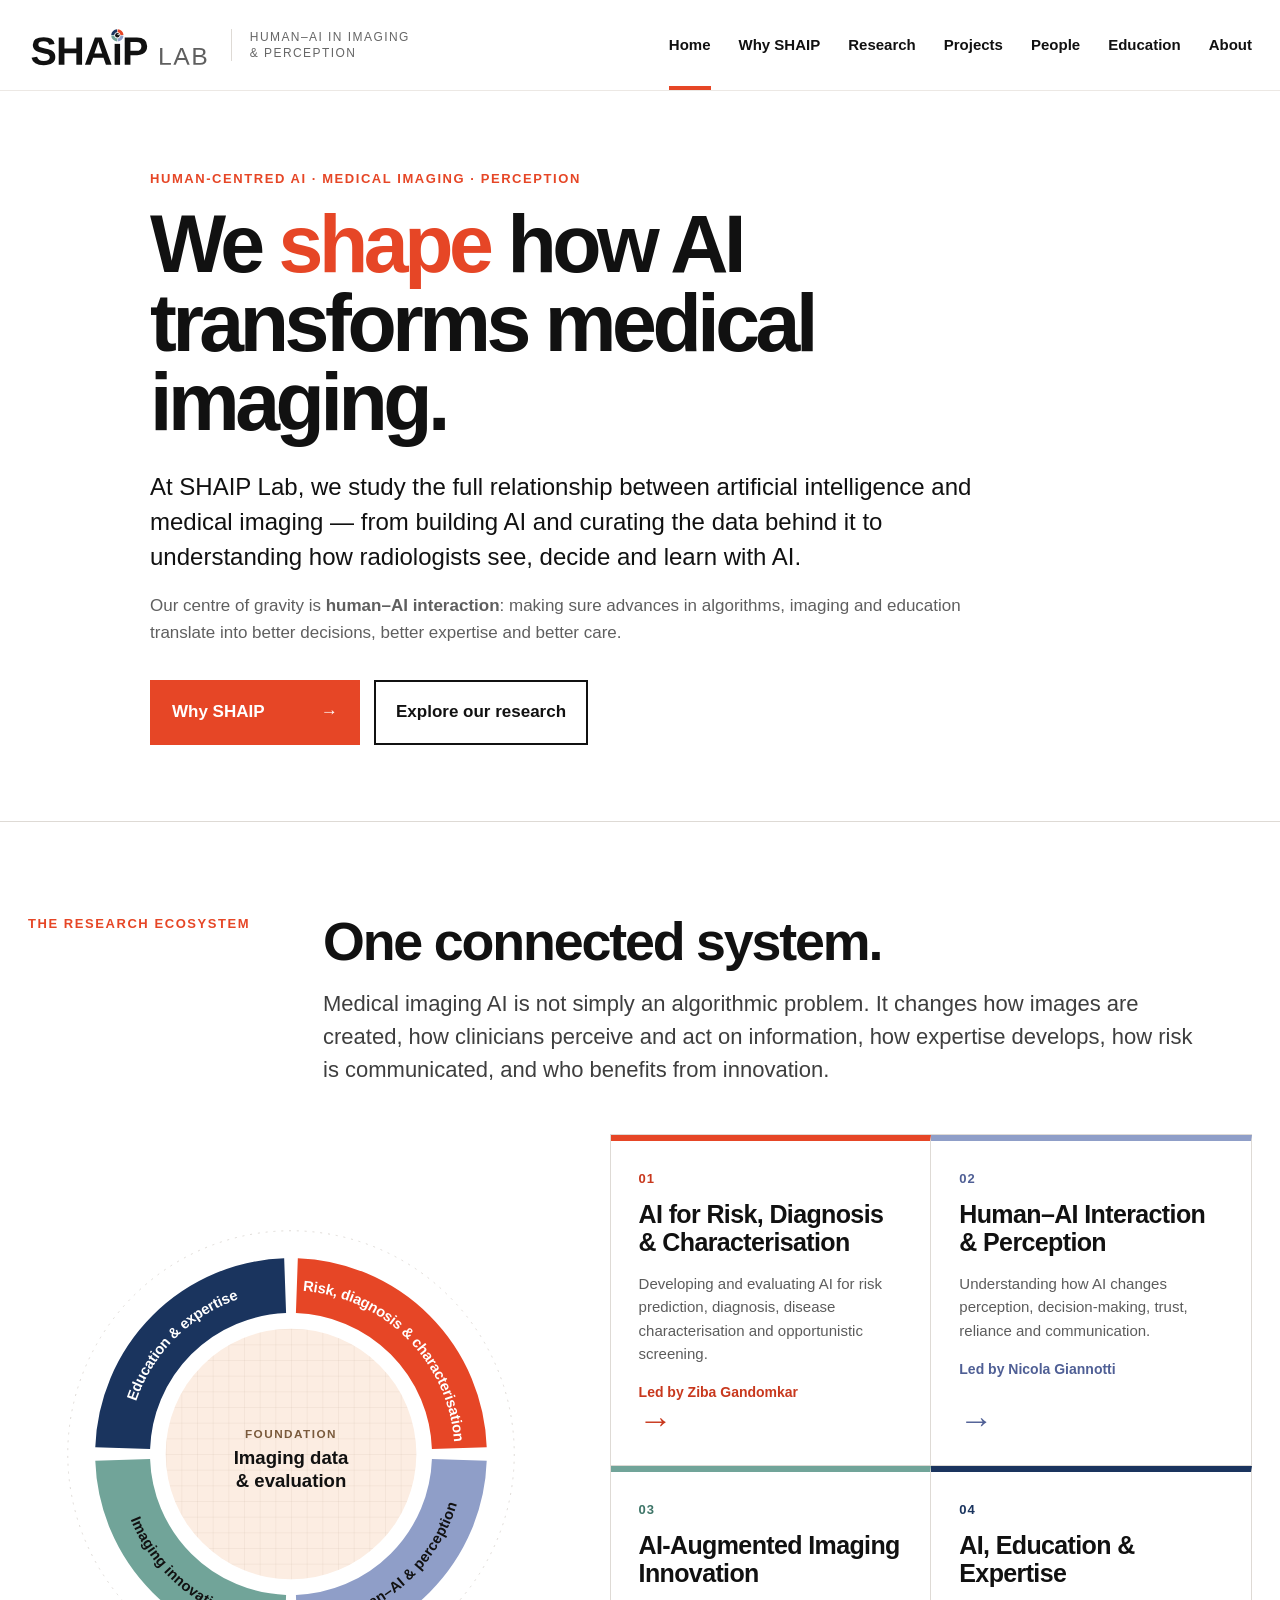
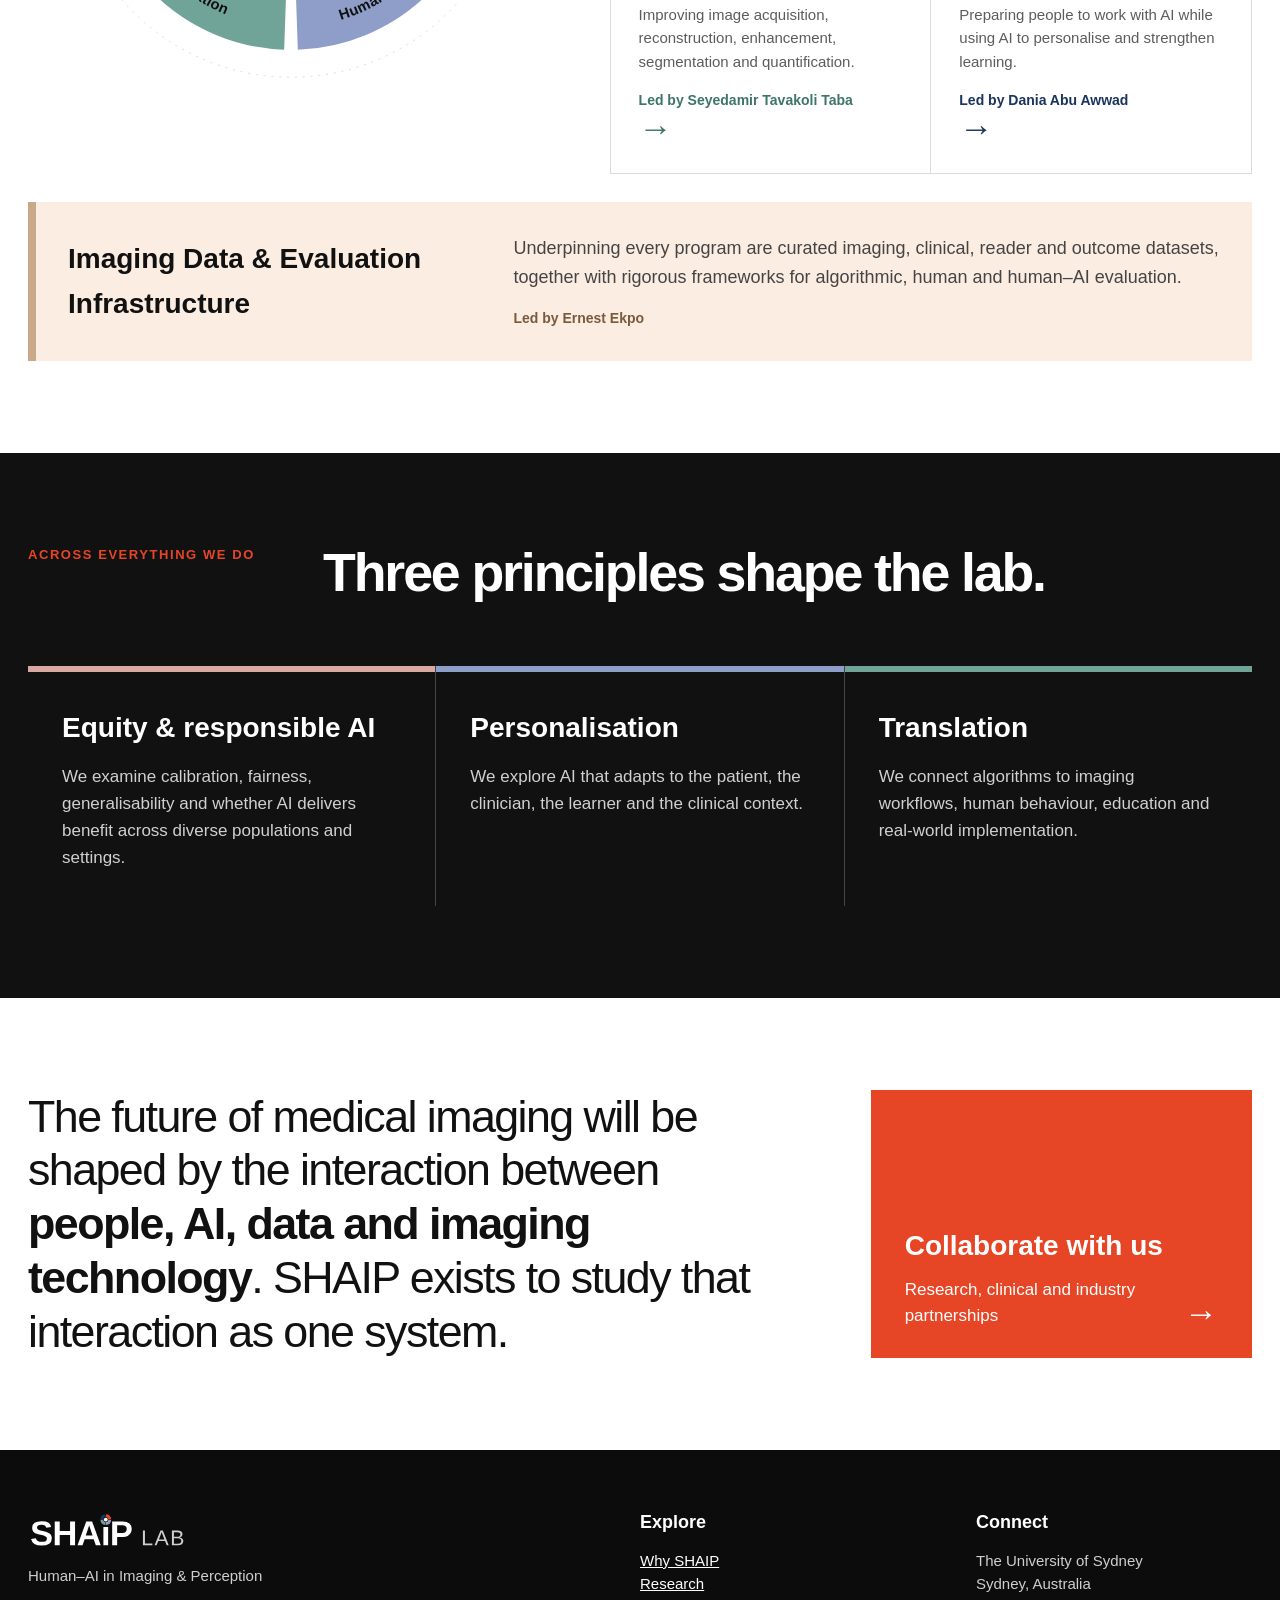
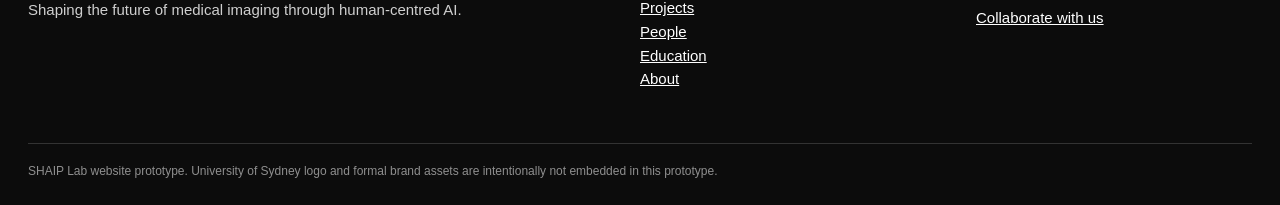
<file: index.html>
<!DOCTYPE html>
<html lang="en"><head><meta charset="utf-8"/><meta content="width=device-width, initial-scale=1" name="viewport"/><meta content="SHAIP Lab — shaping the future of medical imaging through human-centred AI." name="description"/><title>SHAIP Lab | Human–AI in Imaging &amp; Perception</title><link href="assets/favicon.svg" rel="icon" type="image/svg+xml"/><link href="styles.css" rel="stylesheet"/></head><body><a class="skip-link" href="#main">Skip to content</a>
<header class="site-header"><div class="header-inner">
<a aria-label="SHAIP Lab home" class="brand" href="index.html"><img alt="SHAIP Lab" class="brand-logo" src="assets/shaip-logo.svg"/><span class="brand-sub">Human–AI in Imaging &amp; Perception</span></a>
<button aria-expanded="false" aria-label="Open navigation" class="menu-btn">☰</button><nav aria-label="Primary navigation" class="nav"><a aria-current="page" class="active" href="index.html">Home</a><a class="" href="why.html">Why SHAIP</a><a class="" href="research.html">Research</a><a class="" href="projects.html">Projects</a><a class="" href="people.html">People</a><a class="" href="education.html">Education</a><a class="" href="about.html">About</a></nav>
</div></header><main id="main">
<section class="hero"><div class="container hero-grid hero-grid-single"><div><div class="eyebrow">Human-centred AI · Medical imaging · Perception</div><h1>We <span class="accent">shape</span> how AI transforms medical imaging.</h1><p class="hero-lede">At SHAIP Lab, we study the full relationship between artificial intelligence and medical imaging — from building AI and curating the data behind it to understanding how radiologists see, decide and learn with AI.</p><p class="hero-note">Our centre of gravity is <strong>human–AI interaction</strong>: making sure advances in algorithms, imaging and education translate into better decisions, better expertise and better care.</p><div class="hero-actions"><a class="btn btn-primary" href="why.html">Why SHAIP <span>→</span></a><a class="btn btn-ghost" href="research.html">Explore our research</a></div></div>
</div></section>
<section class="section"><div class="container"><div class="section-head"><div><div class="eyebrow">The research ecosystem</div></div><div><h2>One connected system.</h2><p class="section-intro">Medical imaging AI is not simply an algorithmic problem. It changes how images are created, how clinicians perceive and act on information, how expertise develops, how risk is communicated, and who benefits from innovation.</p></div></div>
<div class="system"><div class="system-diagram"><svg aria-labelledby="sysT sysD" role="img" viewbox="0 0 480 480"><title id="sysT">The SHAIP research ecosystem</title><desc id="sysD">Four research programs form a ring around a shared foundation of imaging data and evaluation infrastructure.</desc><defs><path d="M246.0 68.1 A172 172 0 0 1 411.9 234.0" id="tp-detect"></path><path d="M246.0 411.9 A172 172 0 0 0 411.9 246.0" id="tp-percept"></path><path d="M68.1 246.0 A172 172 0 0 0 234.0 411.9" id="tp-innov"></path><path d="M68.1 234.0 A172 172 0 0 1 234.0 68.1" id="tp-educ"></path><pattern height="16" id="grid" patternunits="userSpaceOnUse" width="16"><path d="M16 0H0V16" fill="none" stroke="#7A5A3C" stroke-opacity=".12"></path></pattern></defs><circle cx="240" cy="240" fill="none" r="228" stroke="#dedad5" stroke-dasharray="2 6"></circle><a href="research.html#detection"><path d="M246.0 68.1 A172 172 0 0 1 411.9 234.0" fill="none" stroke="#E64626" stroke-width="56"></path><text dy="5" fill="#fff" font-size="15" font-weight="700" text-anchor="middle"><textpath href="#tp-detect" startoffset="50%">Risk, diagnosis &amp; characterisation</textpath></text></a><a href="research.html#perception"><path d="M411.9 246.0 A172 172 0 0 1 246.0 411.9" fill="none" stroke="#8F9EC8" stroke-width="56"></path><text dy="5" fill="#111" font-size="15" font-weight="700" text-anchor="middle"><textpath href="#tp-percept" startoffset="50%">Human–AI &amp; perception</textpath></text></a><a href="research.html#innovation"><path d="M234.0 411.9 A172 172 0 0 1 68.1 246.0" fill="none" stroke="#71A499" stroke-width="56"></path><text dy="5" fill="#111" font-size="15" font-weight="700" text-anchor="middle"><textpath href="#tp-innov" startoffset="50%">Imaging innovation</textpath></text></a><a href="research.html#education"><path d="M68.1 234.0 A172 172 0 0 1 234.0 68.1" fill="none" stroke="#1A345E" stroke-width="56"></path><text dy="5" fill="#fff" font-size="15" font-weight="700" text-anchor="middle"><textpath href="#tp-educ" startoffset="50%">Education &amp; expertise</textpath></text></a><circle cx="240" cy="240" fill="#FCEDE2" r="128"></circle><circle cx="240" cy="240" fill="url(#grid)" r="128"></circle><text fill="#7A5A3C" font-size="12" font-weight="800" letter-spacing="1.5" text-anchor="middle" x="240" y="224">FOUNDATION</text><text fill="#111" font-size="19" font-weight="800" text-anchor="middle" x="240" y="250">Imaging data</text><text fill="#111" font-size="19" font-weight="800" text-anchor="middle" x="240" y="274">&amp; evaluation</text></svg></div><div class="cards-4"><a class="program-card p-detect" href="research.html#detection"><div><div class="program-num">01</div><h3>AI for Risk, Diagnosis &amp; Characterisation</h3><p>Developing and evaluating AI for risk prediction, diagnosis, disease characterisation and opportunistic screening.</p><div class="stream-leader">Led by Ziba Gandomkar</div></div><span class="arrow">→</span></a><a class="program-card p-percept" href="research.html#perception"><div><div class="program-num">02</div><h3>Human–AI Interaction &amp; Perception</h3><p>Understanding how AI changes perception, decision-making, trust, reliance and communication.</p><div class="stream-leader">Led by Nicola Giannotti</div></div><span class="arrow">→</span></a><a class="program-card p-innov" href="research.html#innovation"><div><div class="program-num">03</div><h3>AI-Augmented Imaging Innovation</h3><p>Improving image acquisition, reconstruction, enhancement, segmentation and quantification.</p><div class="stream-leader">Led by Seyedamir Tavakoli Taba</div></div><span class="arrow">→</span></a><a class="program-card p-educ" href="research.html#education"><div><div class="program-num">04</div><h3>AI, Education &amp; Expertise</h3><p>Preparing people to work with AI while using AI to personalise and strengthen learning.</p><div class="stream-leader">Led by Dania Abu Awwad</div></div><span class="arrow">→</span></a></div></div>
<div class="foundation p-data"><h3>Imaging Data &amp; Evaluation Infrastructure</h3><div><p>Underpinning every program are curated imaging, clinical, reader and outcome datasets, together with rigorous frameworks for algorithmic, human and human–AI evaluation.</p><div class="stream-leader">Led by Ernest Ekpo</div></div></div></div></section>
<section class="section black"><div class="container"><div class="section-head"><div><div class="eyebrow">Across everything we do</div></div><div><h2>Three principles shape the lab.</h2></div></div><div class="principles"><article class="principle" style="--c:var(--rose)"><h3>Equity &amp; responsible AI</h3><p>We examine calibration, fairness, generalisability and whether AI delivers benefit across diverse populations and settings.</p></article><article class="principle" style="--c:var(--jacaranda)"><h3>Personalisation</h3><p>We explore AI that adapts to the patient, the clinician, the learner and the clinical context.</p></article><article class="principle" style="--c:var(--eucalypt)"><h3>Translation</h3><p>We connect algorithms to imaging workflows, human behaviour, education and real-world implementation.</p></article></div></div></section>
<section class="statement"><div class="container statement-grid"><p class="big-statement">The future of medical imaging will be shaped by the interaction between <strong>people, AI, data and imaging technology</strong>. SHAIP exists to study that interaction as one system.</p><a class="cta-card" href="mailto:ziba.gandomkar@sydney.edu.au"><div><h3>Collaborate with us</h3><p>Research, clinical and industry partnerships</p></div><span class="arrow">→</span></a></div></section>
</main><footer><div class="container"><div class="footer-grid">
<div><img alt="SHAIP Lab" src="assets/shaip-logo-reverse.svg" style="height:40px;width:auto;margin-bottom:16px"/><p>Human–AI in Imaging &amp; Perception</p><p>Shaping the future of medical imaging through human-centred AI.</p></div>
<div><h3>Explore</h3><p><a href="why.html">Why SHAIP</a><br/><a href="research.html">Research</a><br/><a href="projects.html">Projects</a><br/><a href="people.html">People</a><br/><a href="education.html">Education</a><br/><a href="about.html">About</a></p></div>
<div><h3>Connect</h3><p>The University of Sydney<br/>Sydney, Australia</p><p><a href="mailto:ziba.gandomkar@sydney.edu.au">Collaborate with us</a></p></div>
</div><div class="footer-small">SHAIP Lab website prototype. University of Sydney logo and formal brand assets are intentionally not embedded in this prototype.</div></div></footer><script src="script.js"></script></body></html>
</file>
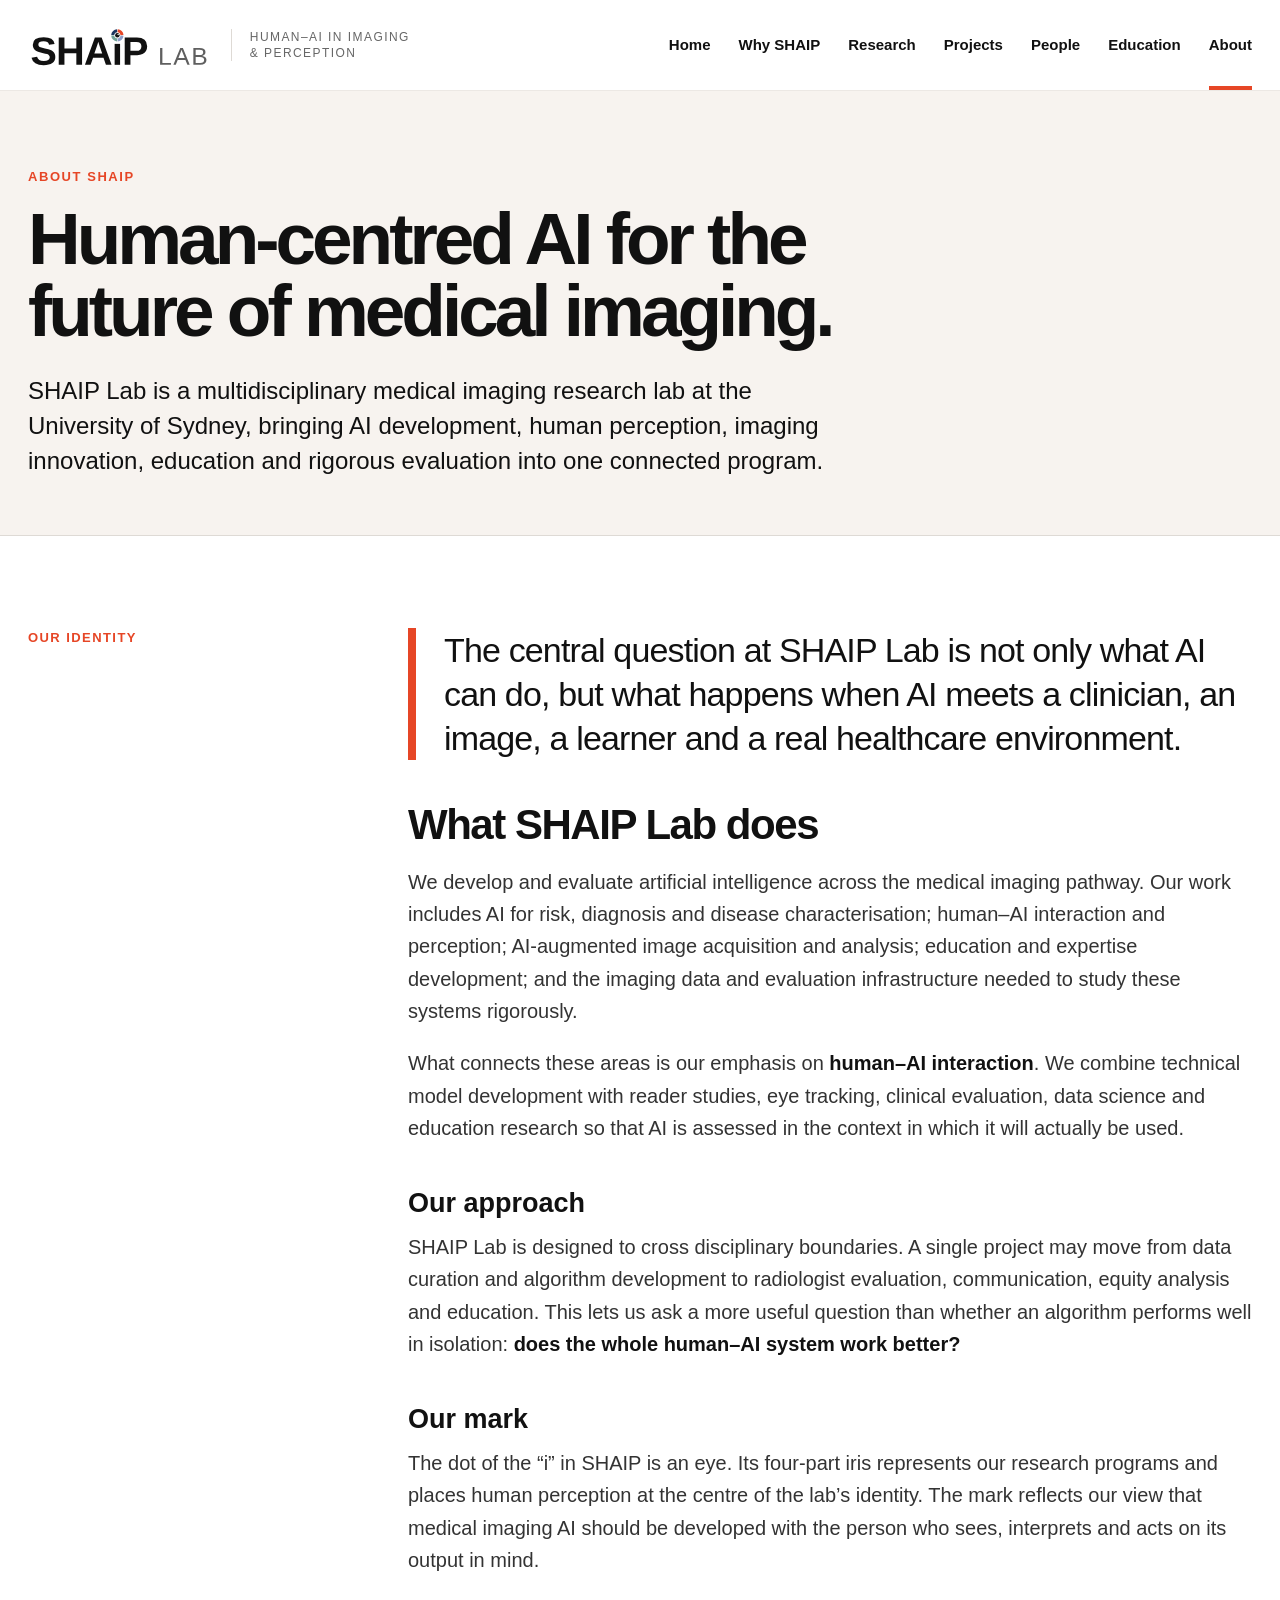
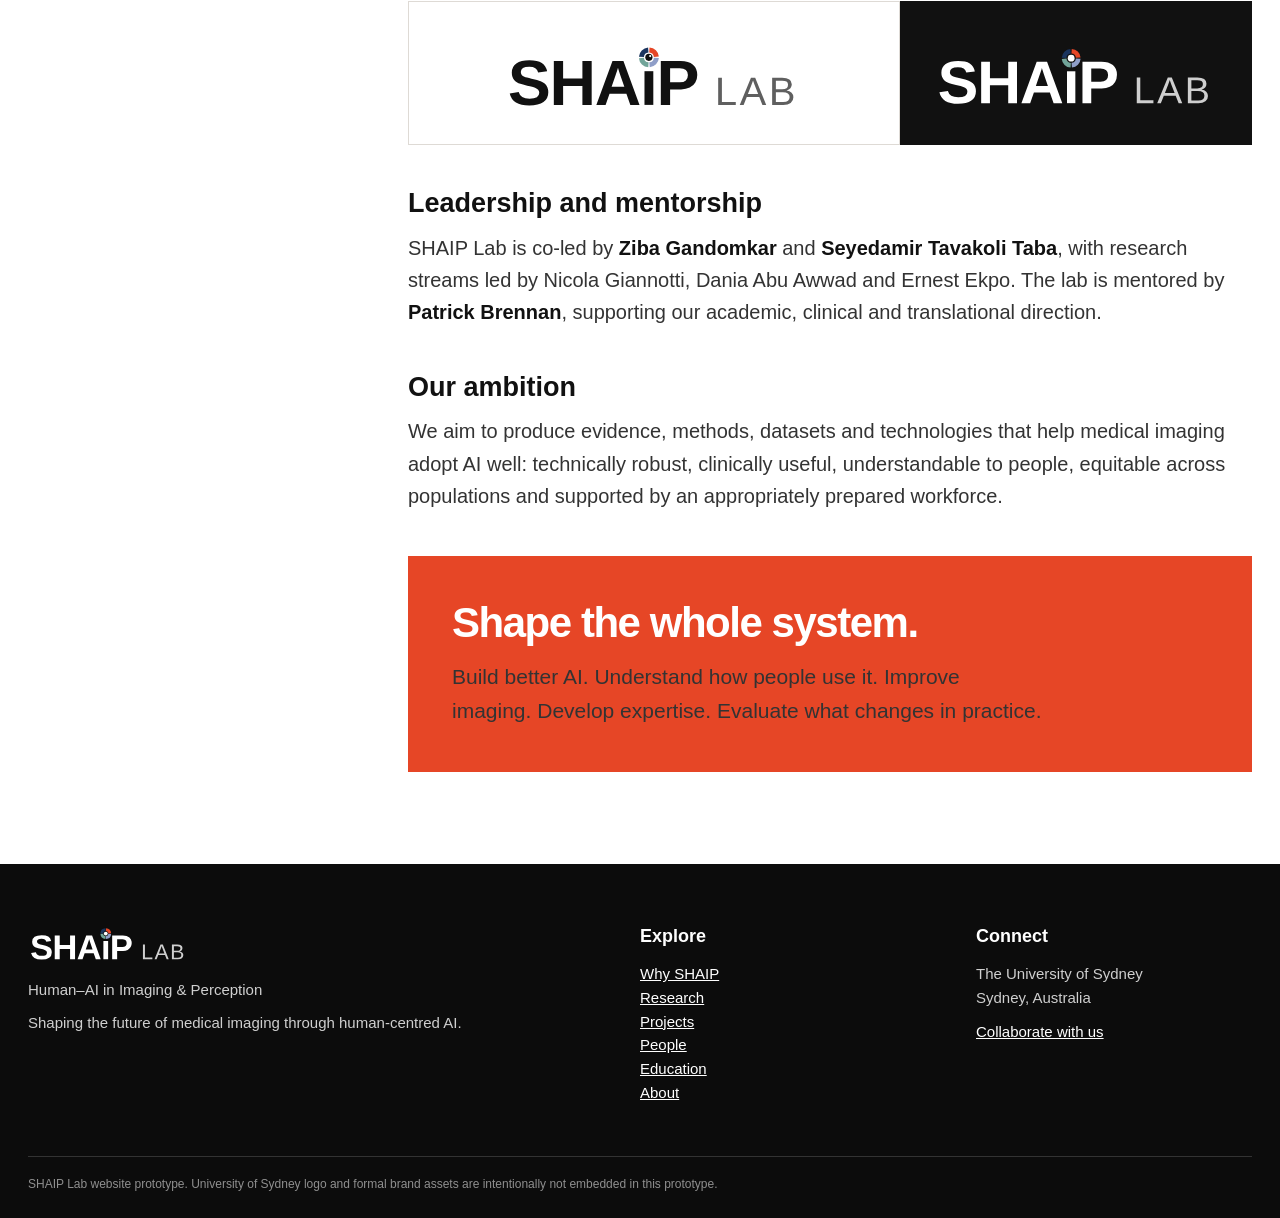
<file: about.html>
<!DOCTYPE html>

<html lang="en"><head><meta charset="utf-8"/><meta content="width=device-width, initial-scale=1" name="viewport"/><meta content="About the SHAIP Lab and its human-centred AI research program." name="description"/><title>About | SHAIP Lab</title><link href="assets/favicon.svg" rel="icon" type="image/svg+xml"/><link href="styles.css" rel="stylesheet"/></head><body><a class="skip-link" href="#main">Skip to content</a>
<header class="site-header"><div class="header-inner">
<a aria-label="SHAIP Lab home" class="brand" href="index.html"><img alt="SHAIP Lab" class="brand-logo" src="assets/shaip-logo.svg"/><span class="brand-sub">Human–AI in Imaging &amp; Perception</span></a>
<button aria-expanded="false" aria-label="Open navigation" class="menu-btn">☰</button><nav aria-label="Primary navigation" class="nav"><a class="" href="index.html">Home</a><a class="" href="why.html">Why SHAIP</a><a class="" href="research.html">Research</a><a class="" href="projects.html">Projects</a><a class="" href="people.html">People</a><a class="" href="education.html">Education</a><a aria-current="page" class="active" href="about.html">About</a></nav>
</div></header><main id="main">
<section class="page-hero"><div class="container"><div class="eyebrow">About SHAIP</div><h1>Human-centred AI for the future of medical imaging.</h1><p>SHAIP Lab is a multidisciplinary medical imaging research lab at the University of Sydney, bringing AI development, human perception, imaging innovation, education and rigorous evaluation into one connected program.</p></div></section>
<section class="section"><div class="container prose-grid"><aside class="side-kicker">Our identity</aside><div class="prose"><p class="lead-quote">The central question at SHAIP Lab is not only what AI can do, but what happens when AI meets a clinician, an image, a learner and a real healthcare environment.</p>
<h2>What SHAIP Lab does</h2>
<p>We develop and evaluate artificial intelligence across the medical imaging pathway. Our work includes AI for risk, diagnosis and disease characterisation; human–AI interaction and perception; AI-augmented image acquisition and analysis; education and expertise development; and the imaging data and evaluation infrastructure needed to study these systems rigorously.</p>
<p>What connects these areas is our emphasis on <strong>human–AI interaction</strong>. We combine technical model development with reader studies, eye tracking, clinical evaluation, data science and education research so that AI is assessed in the context in which it will actually be used.</p>
<h3>Our approach</h3>
<p>SHAIP Lab is designed to cross disciplinary boundaries. A single project may move from data curation and algorithm development to radiologist evaluation, communication, equity analysis and education. This lets us ask a more useful question than whether an algorithm performs well in isolation: <strong>does the whole human–AI system work better?</strong></p>
<h3>Our mark</h3>
<p>The dot of the “i” in SHAIP is an eye. Its four-part iris represents our research programs and places human perception at the centre of the lab’s identity. The mark reflects our view that medical imaging AI should be developed with the person who sees, interprets and acts on its output in mind.</p><div class="logo-show"><div><img alt="SHAIP Lab logo" src="assets/shaip-logo.svg"/></div><div><img alt="SHAIP Lab logo on a dark background" src="assets/shaip-logo-reverse.svg"/></div></div><h3>Leadership and mentorship</h3><p>SHAIP Lab is co-led by <strong>Ziba Gandomkar</strong> and <strong>Seyedamir Tavakoli Taba</strong>, with research streams led by Nicola Giannotti, Dania Abu Awwad and Ernest Ekpo. The lab is mentored by <strong>Patrick Brennan</strong>, supporting our academic, clinical and translational direction.</p>
<h3>Our ambition</h3><p>We aim to produce evidence, methods, datasets and technologies that help medical imaging adopt AI well: technically robust, clinically useful, understandable to people, equitable across populations and supported by an appropriately prepared workforce.</p><div class="callout"><h2>Shape the whole system.</h2><p>Build better AI. Understand how people use it. Improve imaging. Develop expertise. Evaluate what changes in practice.</p></div></div></div></section>
</main><footer><div class="container"><div class="footer-grid">
<div><img alt="SHAIP Lab" src="assets/shaip-logo-reverse.svg" style="height:40px;width:auto;margin-bottom:16px"/><p>Human–AI in Imaging &amp; Perception</p><p>Shaping the future of medical imaging through human-centred AI.</p></div>
<div><h3>Explore</h3><p><a href="why.html">Why SHAIP</a><br/><a href="research.html">Research</a><br/><a href="projects.html">Projects</a><br/><a href="people.html">People</a><br/><a href="education.html">Education</a><br/><a href="about.html">About</a></p></div>
<div><h3>Connect</h3><p>The University of Sydney<br/>Sydney, Australia</p><p><a href="mailto:ziba.gandomkar@sydney.edu.au">Collaborate with us</a></p></div>
</div><div class="footer-small">SHAIP Lab website prototype. University of Sydney logo and formal brand assets are intentionally not embedded in this prototype.</div></div></footer><script src="script.js"></script></body></html>
</file>
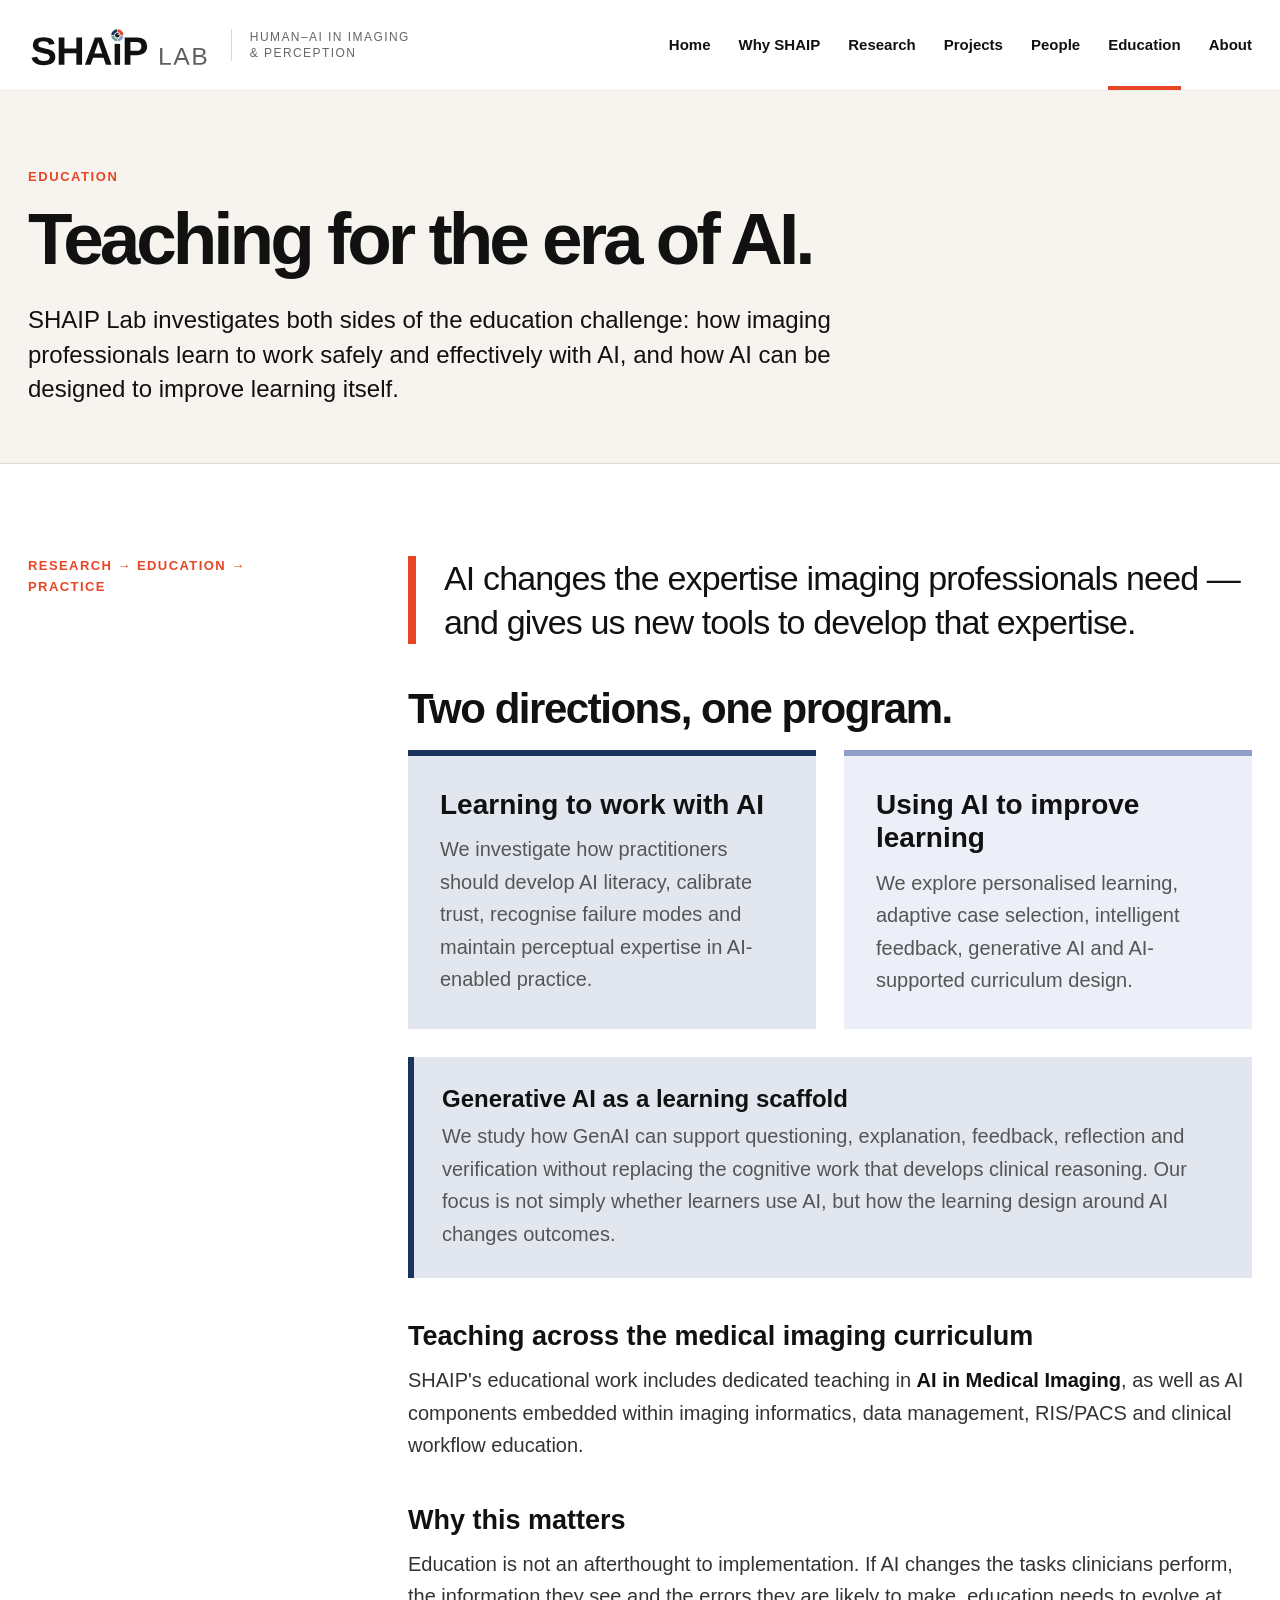
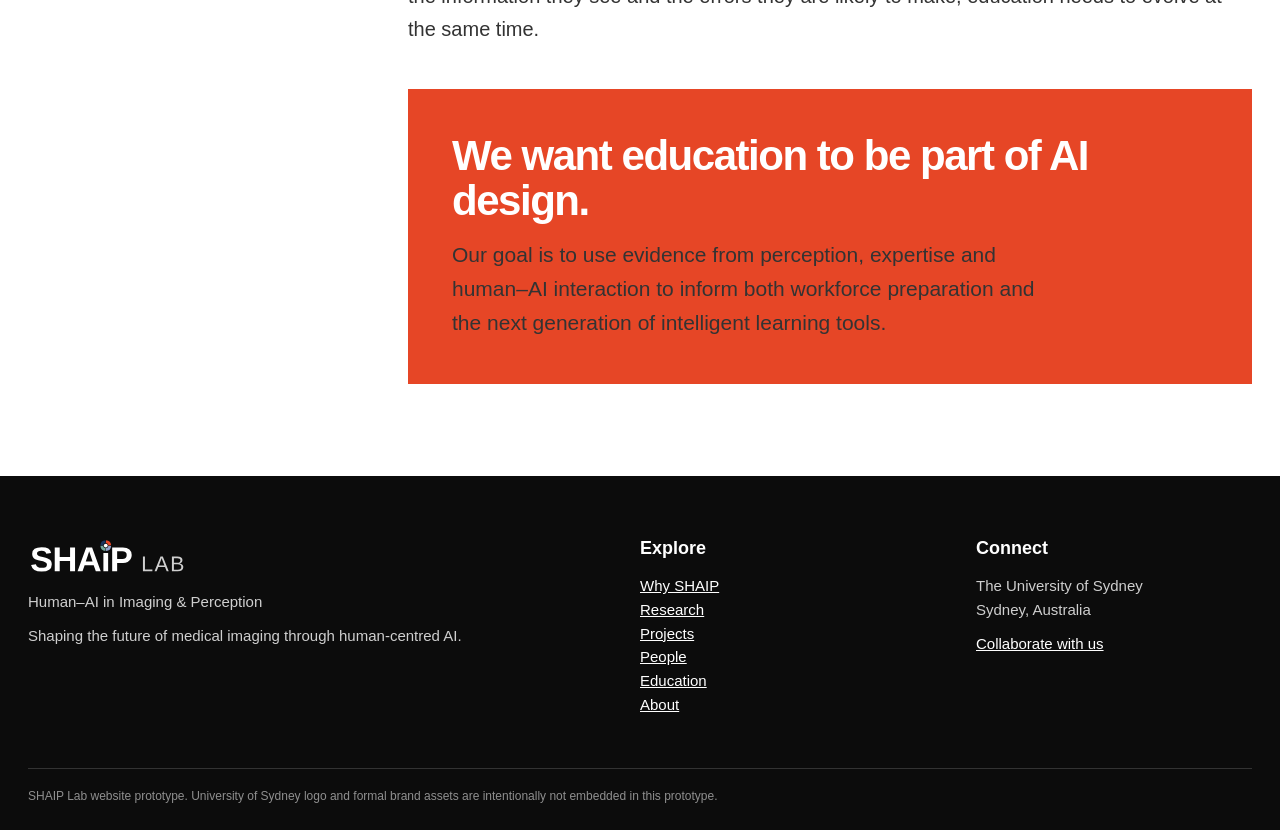
<file: education.html>
<!DOCTYPE html>

<html lang="en"><head><meta charset="utf-8"/><meta content="width=device-width, initial-scale=1" name="viewport"/><meta content="Education and expertise development in the era of medical imaging AI." name="description"/><title>Education | SHAIP Lab</title><link href="assets/favicon.svg" rel="icon" type="image/svg+xml"/><link href="styles.css" rel="stylesheet"/></head><body><a class="skip-link" href="#main">Skip to content</a>
<header class="site-header"><div class="header-inner">
<a aria-label="SHAIP Lab home" class="brand" href="index.html"><img alt="SHAIP Lab" class="brand-logo" src="assets/shaip-logo.svg"/><span class="brand-sub">Human–AI in Imaging &amp; Perception</span></a>
<button aria-expanded="false" aria-label="Open navigation" class="menu-btn">☰</button><nav aria-label="Primary navigation" class="nav"><a class="" href="index.html">Home</a><a class="" href="why.html">Why SHAIP</a><a class="" href="research.html">Research</a><a class="" href="projects.html">Projects</a><a class="" href="people.html">People</a><a aria-current="page" class="active" href="education.html">Education</a><a class="" href="about.html">About</a></nav>
</div></header><main id="main">
<section class="page-hero"><div class="container"><div class="eyebrow">Education</div><h1>Teaching for the era of AI.</h1><p>SHAIP Lab investigates both sides of the education challenge: how imaging professionals learn to work safely and effectively with AI, and how AI can be designed to improve learning itself.</p></div></section>
<section class="section"><div class="container prose-grid"><aside class="side-kicker">Research → Education → Practice</aside><div class="prose"><p class="lead-quote">AI changes the expertise imaging professionals need — and gives us new tools to develop that expertise.</p><h2>Two directions, one program.</h2><div class="two-col"><div class="feature p-educ"><h3>Learning to work with AI</h3><p>We investigate how practitioners should develop AI literacy, calibrate trust, recognise failure modes and maintain perceptual expertise in AI-enabled practice.</p></div><div class="feature p-percept"><h3>Using AI to improve learning</h3><p>We explore personalised learning, adaptive case selection, intelligent feedback, generative AI and AI-supported curriculum design.</p></div></div><div class="education-focus p-educ"><div><h3>Generative AI as a learning scaffold</h3><p>We study how GenAI can support questioning, explanation, feedback, reflection and verification without replacing the cognitive work that develops clinical reasoning. Our focus is not simply whether learners use AI, but how the learning design around AI changes outcomes.</p></div></div>
<h3>Teaching across the medical imaging curriculum</h3><p>SHAIP's educational work includes dedicated teaching in <strong>AI in Medical Imaging</strong>, as well as AI components embedded within imaging informatics, data management, RIS/PACS and clinical workflow education.</p><h3>Why this matters</h3><p>Education is not an afterthought to implementation. If AI changes the tasks clinicians perform, the information they see and the errors they are likely to make, education needs to evolve at the same time.</p><div class="callout"><h2>We want education to be part of AI design.</h2><p>Our goal is to use evidence from perception, expertise and human–AI interaction to inform both workforce preparation and the next generation of intelligent learning tools.</p></div></div></div></section>
</main><footer><div class="container"><div class="footer-grid">
<div><img alt="SHAIP Lab" src="assets/shaip-logo-reverse.svg" style="height:40px;width:auto;margin-bottom:16px"/><p>Human–AI in Imaging &amp; Perception</p><p>Shaping the future of medical imaging through human-centred AI.</p></div>
<div><h3>Explore</h3><p><a href="why.html">Why SHAIP</a><br/><a href="research.html">Research</a><br/><a href="projects.html">Projects</a><br/><a href="people.html">People</a><br/><a href="education.html">Education</a><br/><a href="about.html">About</a></p></div>
<div><h3>Connect</h3><p>The University of Sydney<br/>Sydney, Australia</p><p><a href="mailto:ziba.gandomkar@sydney.edu.au">Collaborate with us</a></p></div>
</div><div class="footer-small">SHAIP Lab website prototype. University of Sydney logo and formal brand assets are intentionally not embedded in this prototype.</div></div></footer><script src="script.js"></script></body></html>
</file>
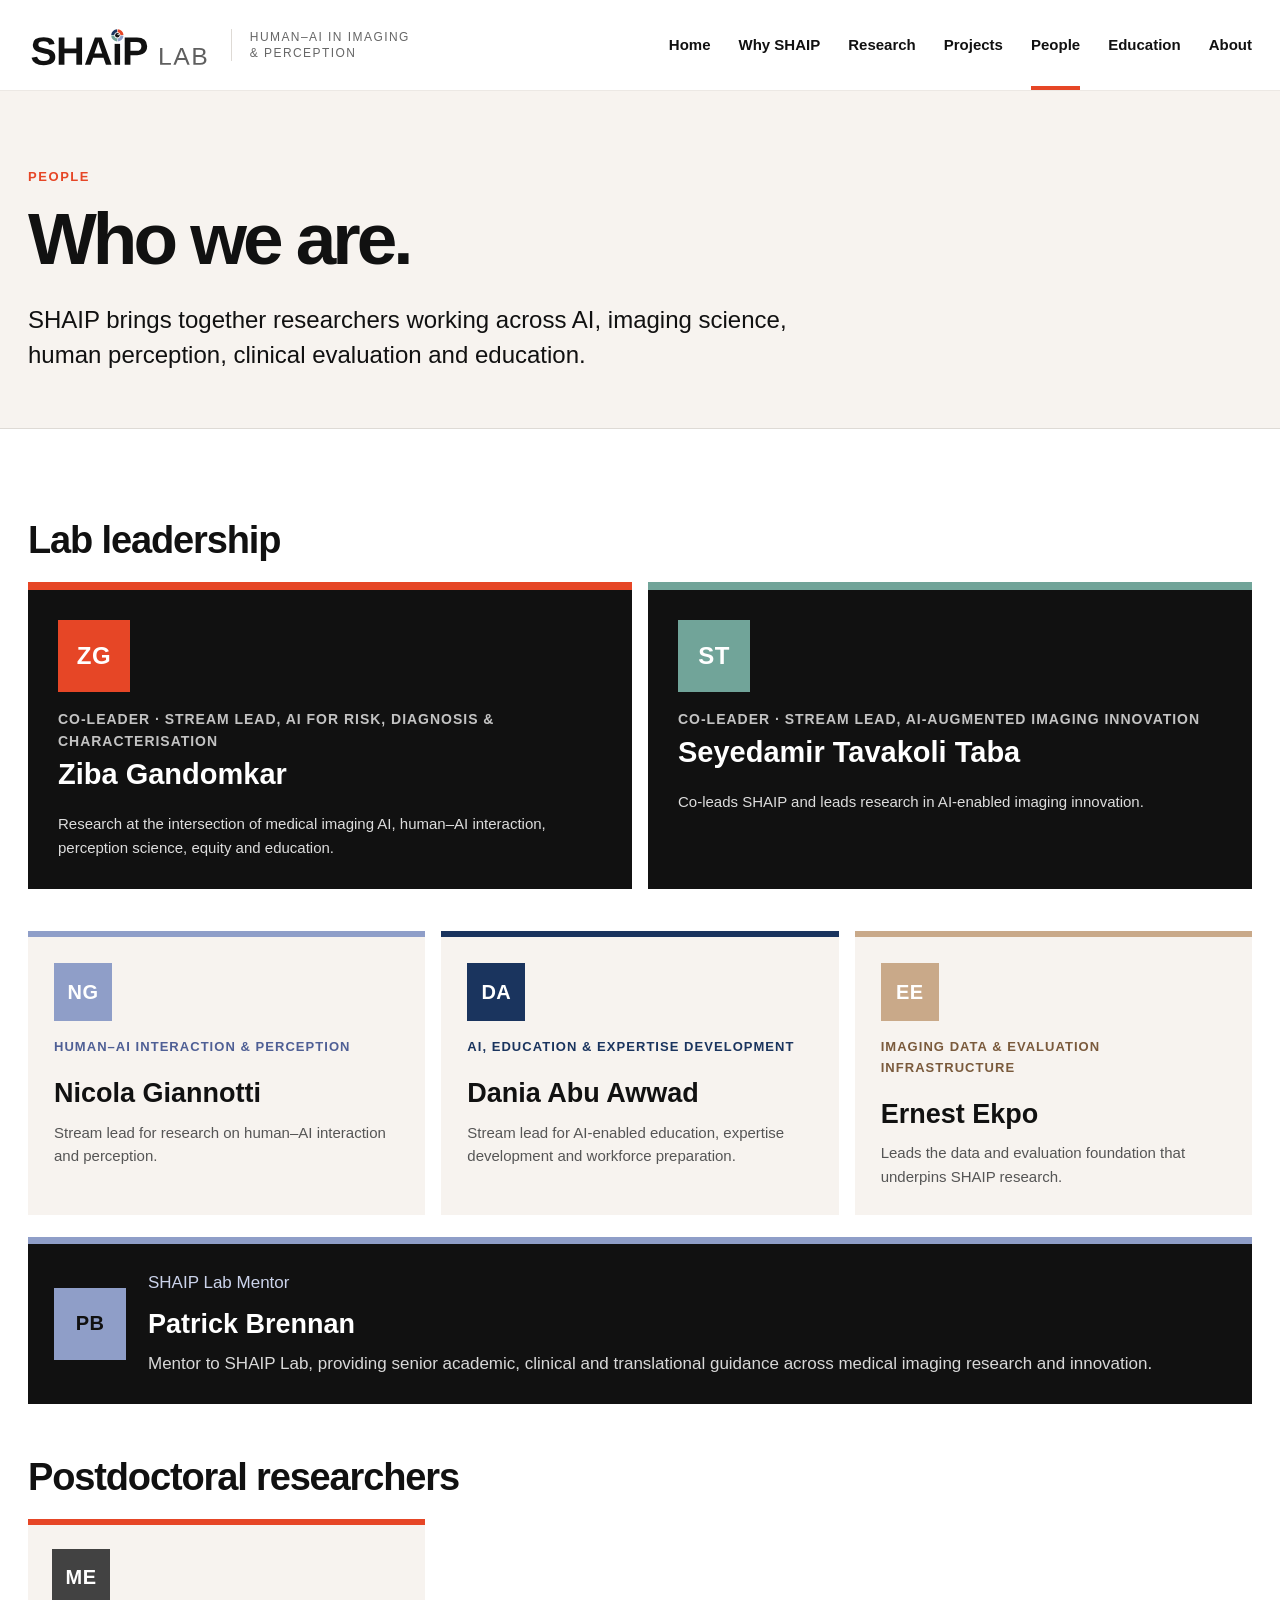
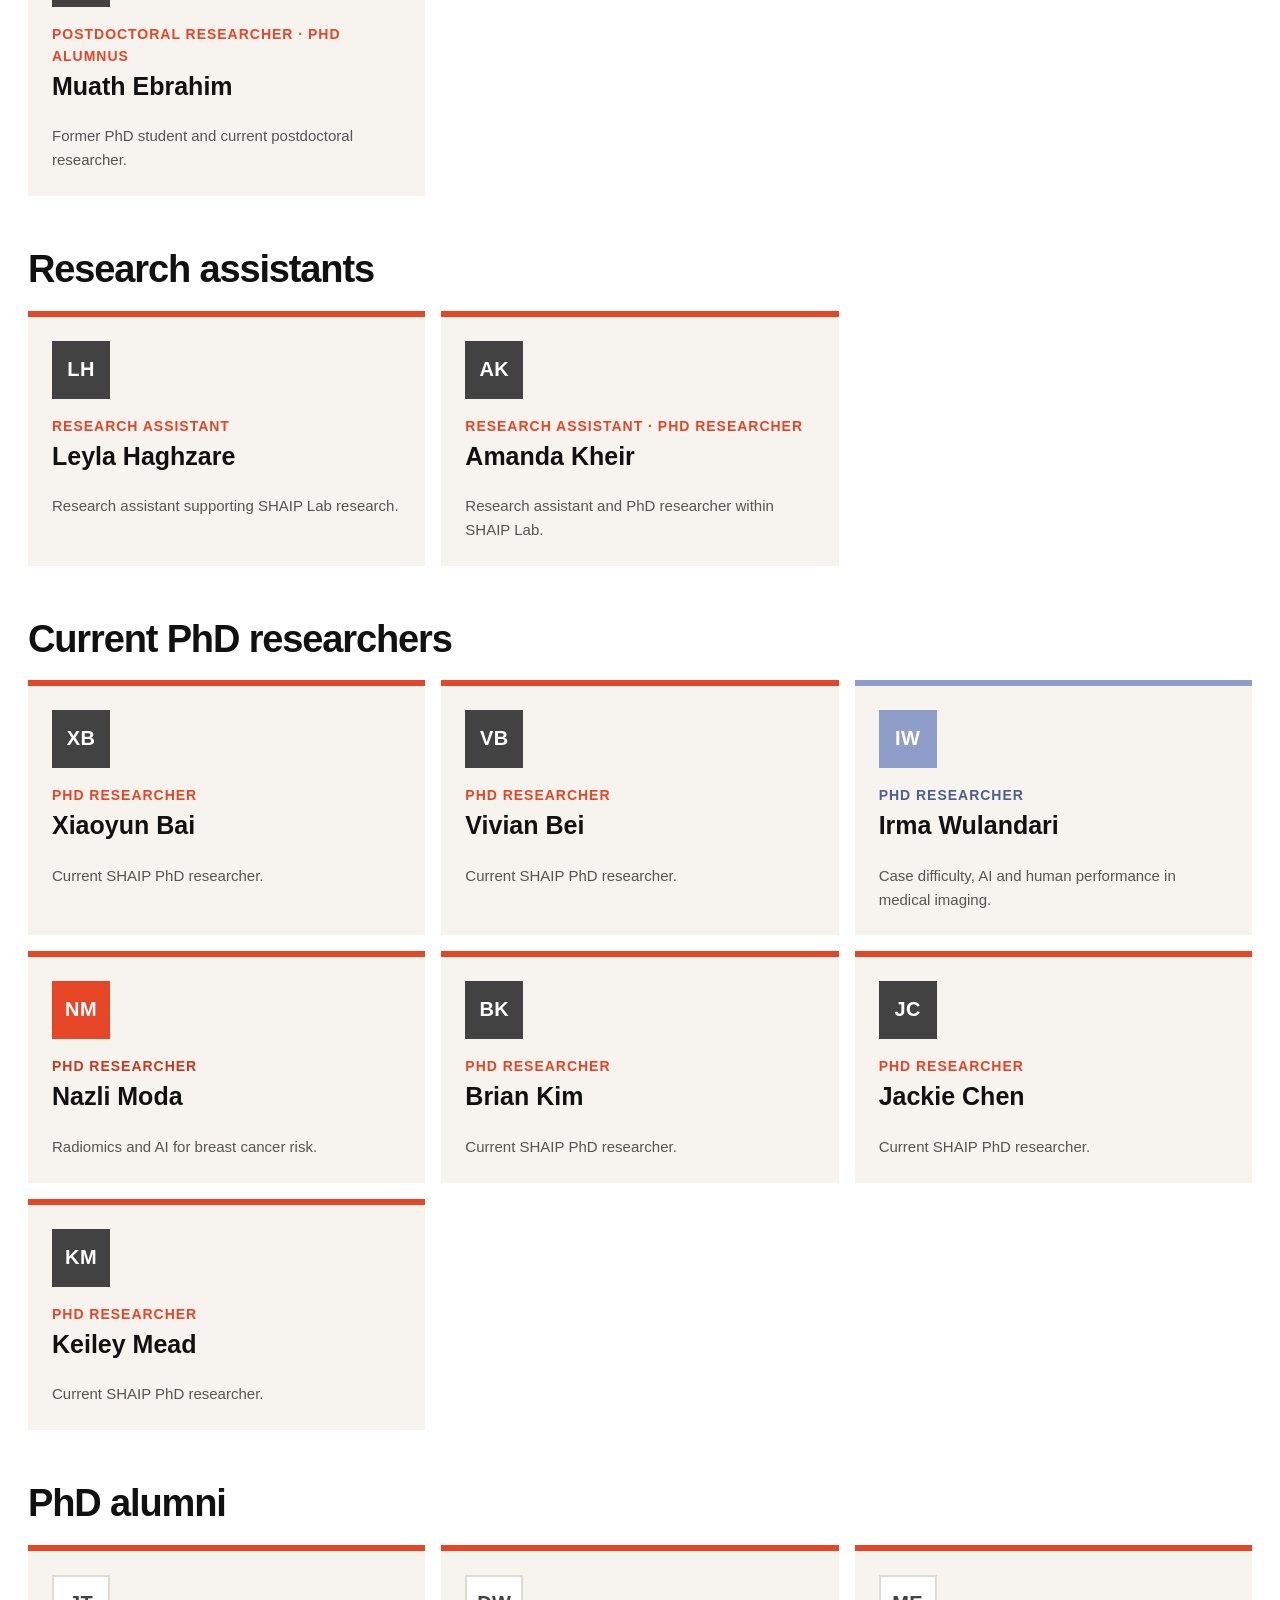
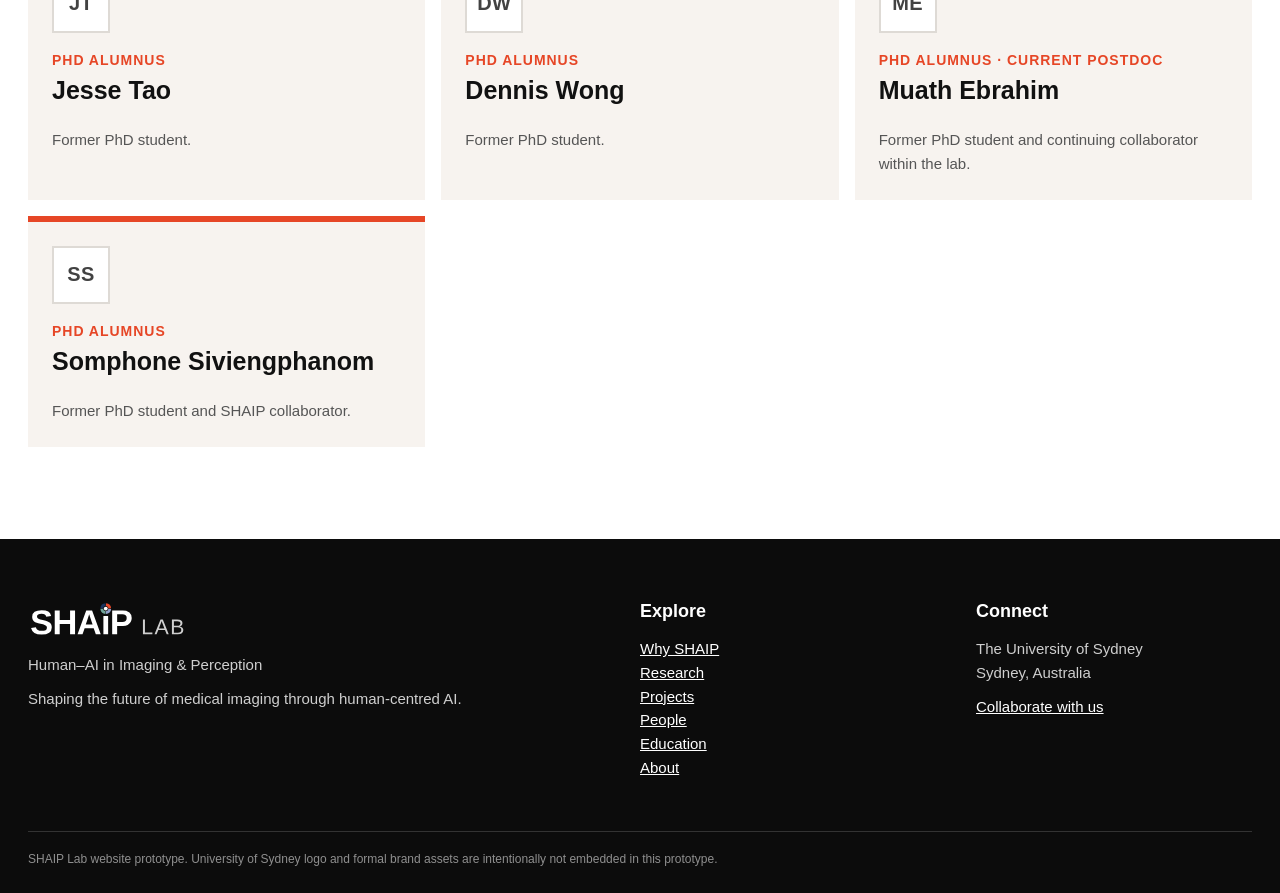
<file: people.html>
<!DOCTYPE html>

<html lang="en"><head><meta charset="utf-8"/><meta content="width=device-width, initial-scale=1" name="viewport"/><meta content="People in the SHAIP Lab." name="description"/><title>People | SHAIP Lab</title><link href="assets/favicon.svg" rel="icon" type="image/svg+xml"/><link href="styles.css" rel="stylesheet"/></head><body><a class="skip-link" href="#main">Skip to content</a>
<header class="site-header"><div class="header-inner">
<a aria-label="SHAIP Lab home" class="brand" href="index.html"><img alt="SHAIP Lab" class="brand-logo" src="assets/shaip-logo.svg"/><span class="brand-sub">Human–AI in Imaging &amp; Perception</span></a>
<button aria-expanded="false" aria-label="Open navigation" class="menu-btn">☰</button><nav aria-label="Primary navigation" class="nav"><a class="" href="index.html">Home</a><a class="" href="why.html">Why SHAIP</a><a class="" href="research.html">Research</a><a class="" href="projects.html">Projects</a><a aria-current="page" class="active" href="people.html">People</a><a class="" href="education.html">Education</a><a class="" href="about.html">About</a></nav>
</div></header><main id="main">
<section class="page-hero"><div class="container"><div class="eyebrow">People</div><h1>Who we are.</h1><p>SHAIP brings together researchers working across AI, imaging science, human perception, clinical evaluation and education.</p></div></section>
<section class="section"><div class="container"><div class="people-group" style="margin-top:0"><h2>Lab leadership</h2><div class="co-leads">
<article class="co-lead p-detect"><div aria-hidden="true" class="avatar">ZG</div><div class="role">Co-leader · Stream lead, AI for Risk, Diagnosis &amp; Characterisation</div><h3>Ziba Gandomkar</h3><p>Research at the intersection of medical imaging AI, human–AI interaction, perception science, equity and education.</p></article>
<article class="co-lead p-innov"><div aria-hidden="true" class="avatar">ST</div><div class="role">Co-leader · Stream lead, AI-Augmented Imaging Innovation</div><h3>Seyedamir Tavakoli Taba</h3><p>Co-leads SHAIP and leads research in AI-enabled imaging innovation.</p></article></div>
<div class="leadership-grid"><article class="leader-card p-percept"><div aria-hidden="true" class="avatar">NG</div><div class="leader-role">Human–AI Interaction &amp; Perception</div><h3>Nicola Giannotti</h3><p>Stream lead for research on human–AI interaction and perception.</p></article><article class="leader-card p-educ"><div aria-hidden="true" class="avatar">DA</div><div class="leader-role">AI, Education &amp; Expertise Development</div><h3>Dania Abu Awwad</h3><p>Stream lead for AI-enabled education, expertise development and workforce preparation.</p></article><article class="leader-card p-data"><div aria-hidden="true" class="avatar">EE</div><div class="leader-role">Imaging Data &amp; Evaluation Infrastructure</div><h3>Ernest Ekpo</h3><p>Leads the data and evaluation foundation that underpins SHAIP research.</p></article></div><div class="mentor-card"><div aria-hidden="true" class="avatar mentor-avatar">PB</div><div><div class="leader-role">SHAIP Lab Mentor</div><h3>Patrick Brennan</h3><p>Mentor to SHAIP Lab, providing senior academic, clinical and translational guidance across medical imaging research and innovation.</p></div></div></div>
<div class="people-group"><h2>Postdoctoral researchers</h2><div class="people-grid"><article class="person-card"><div aria-hidden="true" class="avatar">ME</div><div class="role">Postdoctoral researcher · PhD alumnus</div><h3>Muath Ebrahim</h3><p>Former PhD student and current postdoctoral researcher.</p></article></div></div>
<div class="people-group"><h2>Research assistants</h2><div class="people-grid">
<article class="person-card"><div aria-hidden="true" class="avatar">LH</div><div class="role">Research assistant</div><h3>Leyla Haghzare</h3><p>Research assistant supporting SHAIP Lab research.</p></article>
<article class="person-card"><div aria-hidden="true" class="avatar">AK</div><div class="role">Research assistant · PhD researcher</div><h3>Amanda Kheir</h3><p>Research assistant and PhD researcher within SHAIP Lab.</p></article>
</div></div>
<div class="people-group"><h2>Current PhD researchers</h2><div class="people-grid">
<article class="person-card"><div aria-hidden="true" class="avatar">XB</div><div class="role">PhD researcher</div><h3>Xiaoyun Bai</h3><p>Current SHAIP PhD researcher.</p></article>
<article class="person-card"><div aria-hidden="true" class="avatar">VB</div><div class="role">PhD researcher</div><h3>Vivian Bei</h3><p>Current SHAIP PhD researcher.</p></article>
<article class="person-card p-percept"><div aria-hidden="true" class="avatar">IW</div><div class="role">PhD researcher</div><h3>Irma Wulandari</h3><p>Case difficulty, AI and human performance in medical imaging.</p></article>
<article class="person-card p-detect"><div aria-hidden="true" class="avatar">NM</div><div class="role">PhD researcher</div><h3>Nazli Moda</h3><p>Radiomics and AI for breast cancer risk.</p></article>
<article class="person-card"><div aria-hidden="true" class="avatar">BK</div><div class="role">PhD researcher</div><h3>Brian Kim</h3><p>Current SHAIP PhD researcher.</p></article>
<article class="person-card"><div aria-hidden="true" class="avatar">JC</div><div class="role">PhD researcher</div><h3>Jackie Chen</h3><p>Current SHAIP PhD researcher.</p></article>
<article class="person-card"><div aria-hidden="true" class="avatar">KM</div><div class="role">PhD researcher</div><h3>Keiley Mead</h3><p>Current SHAIP PhD researcher.</p></article></div></div>
<div class="people-group alumni"><h2>PhD alumni</h2><div class="people-grid">
<article class="person-card"><div aria-hidden="true" class="avatar">JT</div><div class="role">PhD alumnus</div><h3>Jesse Tao</h3><p>Former PhD student.</p></article>
<article class="person-card"><div aria-hidden="true" class="avatar">DW</div><div class="role">PhD alumnus</div><h3>Dennis Wong</h3><p>Former PhD student.</p></article>
<article class="person-card"><div aria-hidden="true" class="avatar">ME</div><div class="role">PhD alumnus · Current postdoc</div><h3>Muath Ebrahim</h3><p>Former PhD student and continuing collaborator within the lab.</p></article>
<article class="person-card"><div aria-hidden="true" class="avatar">SS</div><div class="role">PhD alumnus</div><h3>Somphone Siviengphanom</h3><p>Former PhD student and SHAIP collaborator.</p></article></div></div></div></section>
</main><footer><div class="container"><div class="footer-grid">
<div><img alt="SHAIP Lab" src="assets/shaip-logo-reverse.svg" style="height:40px;width:auto;margin-bottom:16px"/><p>Human–AI in Imaging &amp; Perception</p><p>Shaping the future of medical imaging through human-centred AI.</p></div>
<div><h3>Explore</h3><p><a href="why.html">Why SHAIP</a><br/><a href="research.html">Research</a><br/><a href="projects.html">Projects</a><br/><a href="people.html">People</a><br/><a href="education.html">Education</a><br/><a href="about.html">About</a></p></div>
<div><h3>Connect</h3><p>The University of Sydney<br/>Sydney, Australia</p><p><a href="mailto:ziba.gandomkar@sydney.edu.au">Collaborate with us</a></p></div>
</div><div class="footer-small">SHAIP Lab website prototype. University of Sydney logo and formal brand assets are intentionally not embedded in this prototype.</div></div></footer><script src="script.js"></script></body></html>
</file>
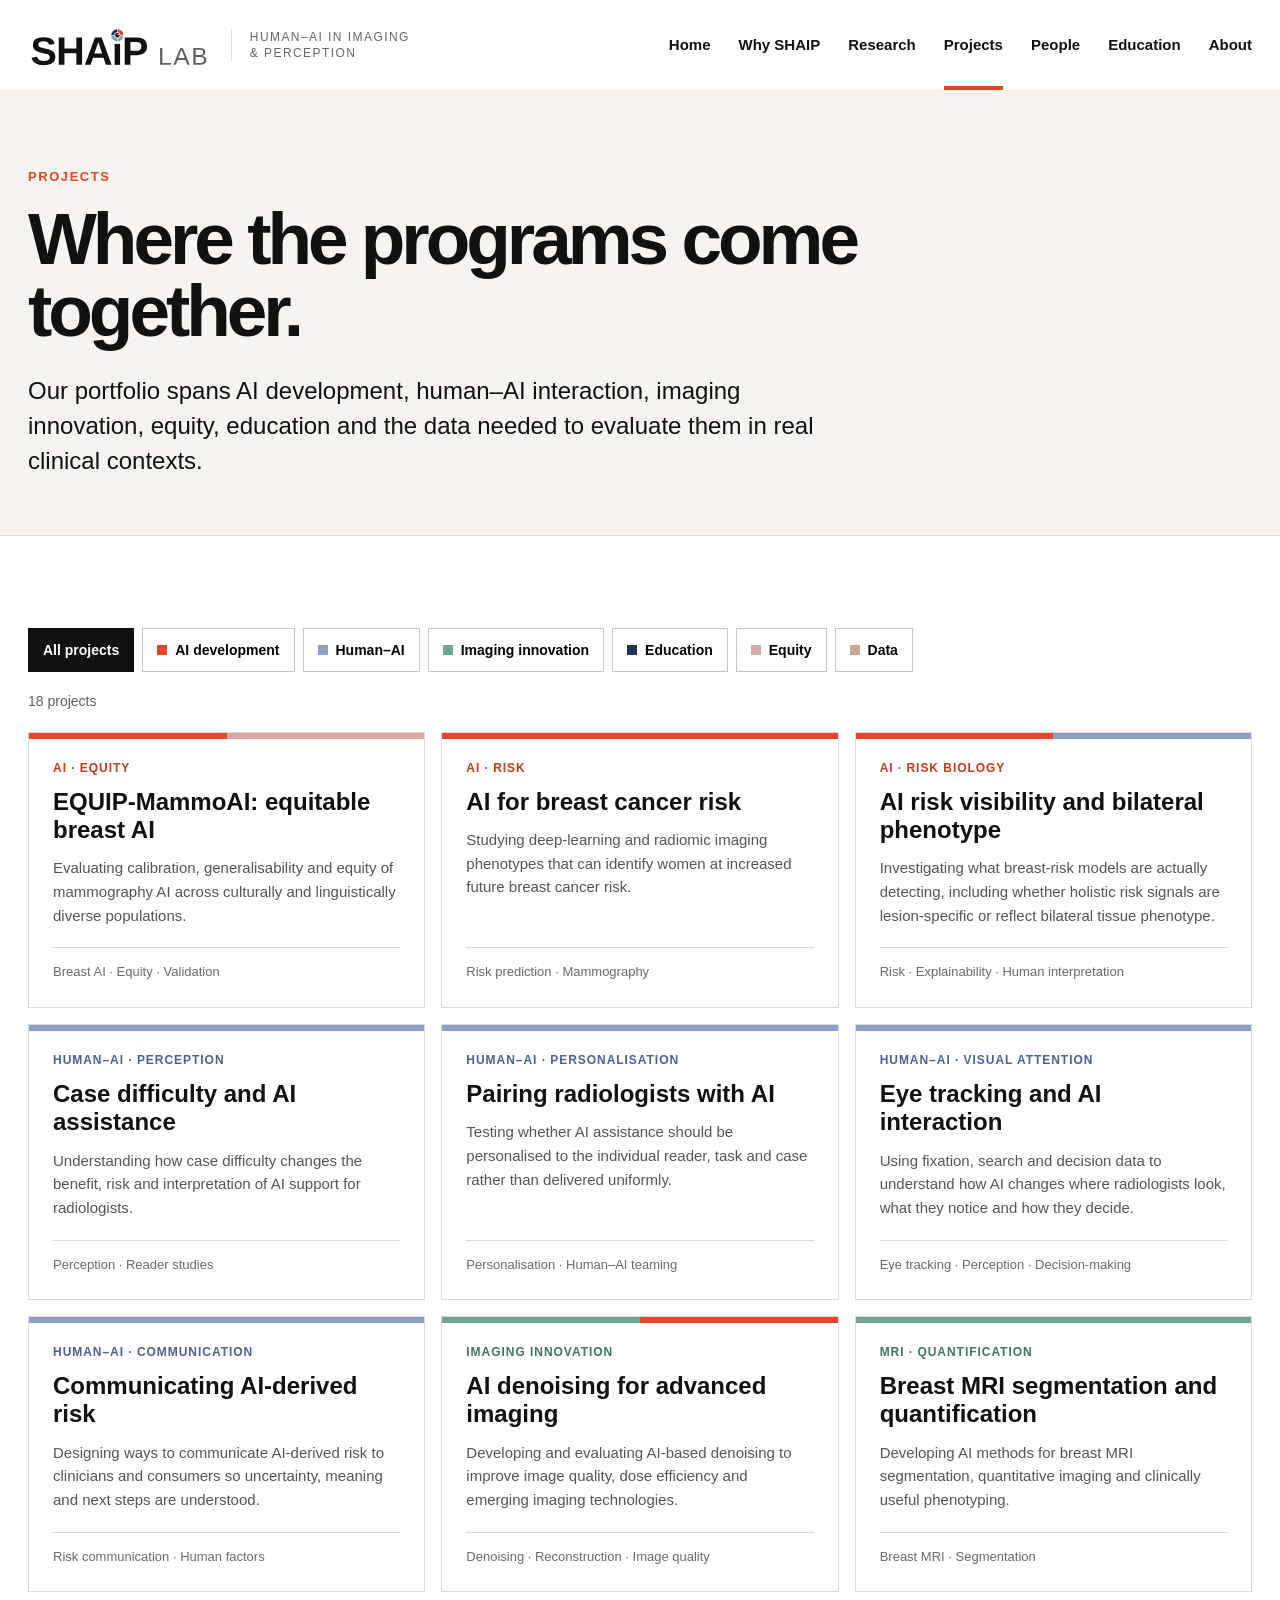
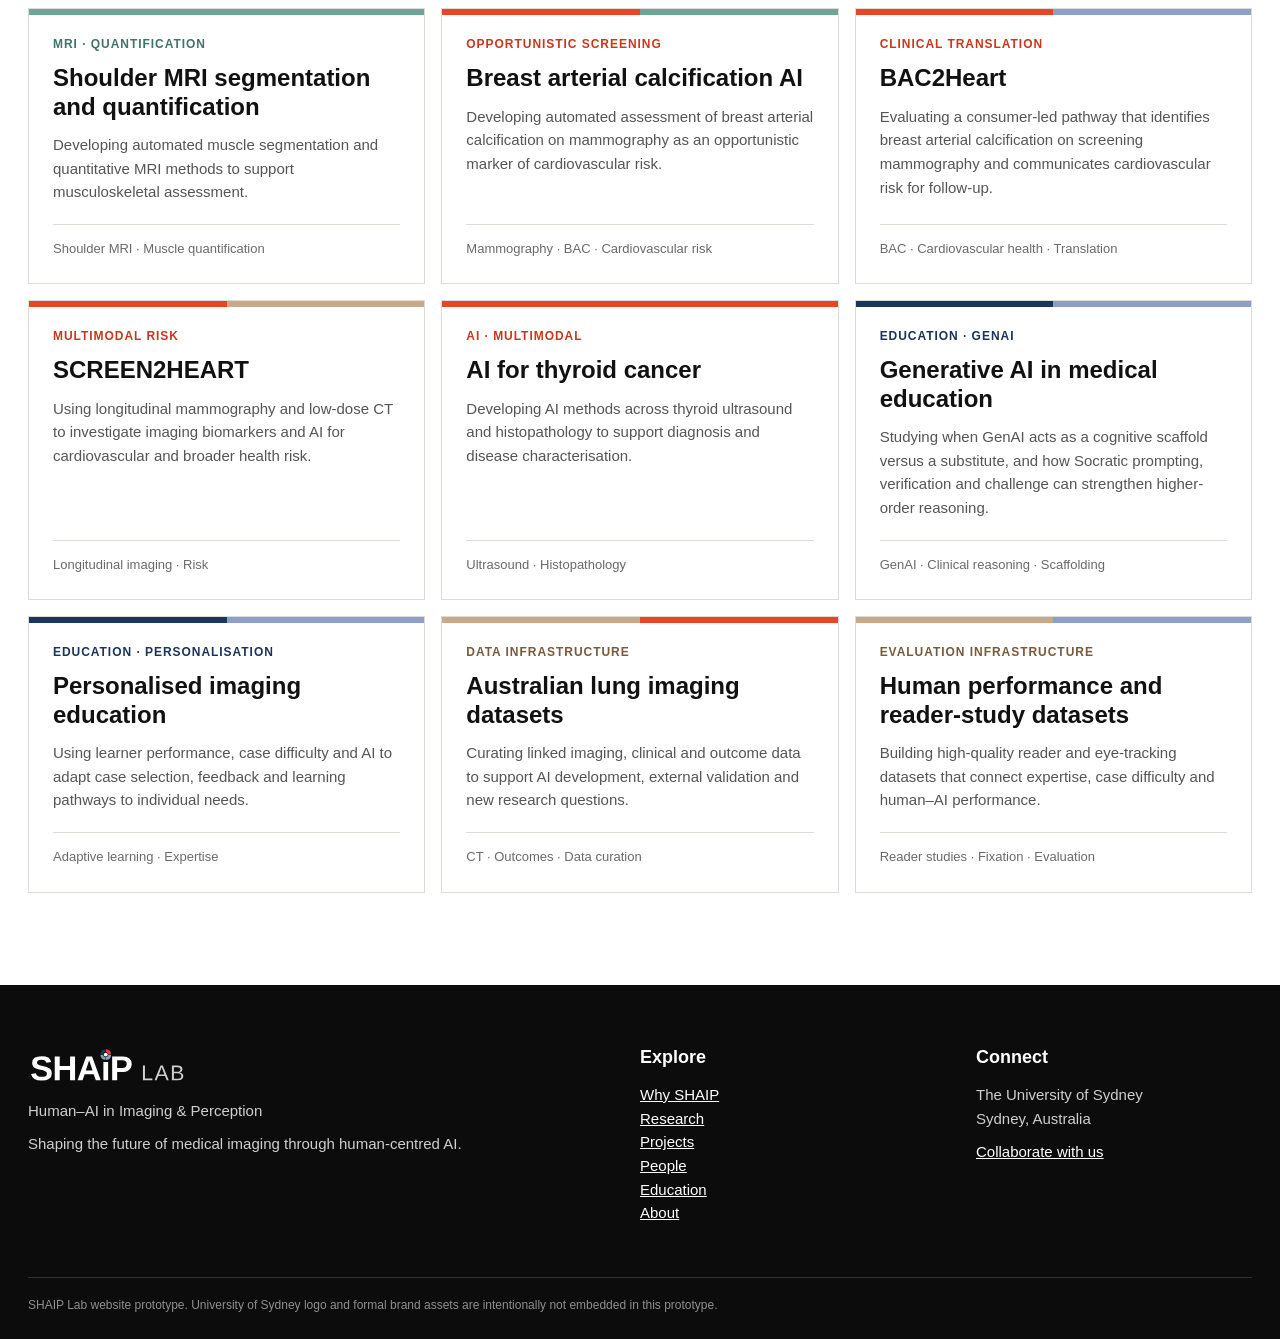
<file: projects.html>
<!DOCTYPE html>

<html lang="en"><head><meta charset="utf-8"/><meta content="width=device-width, initial-scale=1" name="viewport"/><meta content="Projects across AI, perception, imaging innovation, education and data." name="description"/><title>Projects | SHAIP Lab</title><link href="assets/favicon.svg" rel="icon" type="image/svg+xml"/><link href="styles.css" rel="stylesheet"/></head><body><a class="skip-link" href="#main">Skip to content</a>
<header class="site-header"><div class="header-inner">
<a aria-label="SHAIP Lab home" class="brand" href="index.html"><img alt="SHAIP Lab" class="brand-logo" src="assets/shaip-logo.svg"/><span class="brand-sub">Human–AI in Imaging &amp; Perception</span></a>
<button aria-expanded="false" aria-label="Open navigation" class="menu-btn">☰</button><nav aria-label="Primary navigation" class="nav"><a class="" href="index.html">Home</a><a class="" href="why.html">Why SHAIP</a><a class="" href="research.html">Research</a><a aria-current="page" class="active" href="projects.html">Projects</a><a class="" href="people.html">People</a><a class="" href="education.html">Education</a><a class="" href="about.html">About</a></nav>
</div></header><main id="main">
<section class="page-hero"><div class="container"><div class="eyebrow">Projects</div><h1>Where the programs come together.</h1><p>Our portfolio spans AI development, human–AI interaction, imaging innovation, equity, education and the data needed to evaluate them in real clinical contexts.</p></div></section>
<section class="section"><div class="container"><div aria-label="Filter projects" class="filter-bar" role="group"><button aria-pressed="true" class="filter-btn active" data-filter="all">All projects</button><button aria-pressed="false" class="filter-btn p-detect" data-filter="ai"><i></i>AI development</button><button aria-pressed="false" class="filter-btn p-percept" data-filter="humanai"><i></i>Human–AI</button><button aria-pressed="false" class="filter-btn p-innov" data-filter="innovation"><i></i>Imaging innovation</button><button aria-pressed="false" class="filter-btn p-educ" data-filter="education"><i></i>Education</button><button aria-pressed="false" class="filter-btn p-equity" data-filter="equity"><i></i>Equity</button><button aria-pressed="false" class="filter-btn p-data" data-filter="data"><i></i>Data</button></div><p aria-live="polite" class="filter-count">18 projects</p><div class="project-grid"><article class="project-card p-detect" data-tags="ai equity"><div><div class="stripe"><span class="p-detect"></span><span class="p-equity"></span></div><div class="project-type">AI · Equity</div><h3>EQUIP-MammoAI: equitable breast AI</h3><p>Evaluating calibration, generalisability and equity of mammography AI across culturally and linguistically diverse populations.</p></div><div class="meta">Breast AI · Equity · Validation</div></article><article class="project-card p-detect" data-tags="ai"><div><div class="stripe"><span class="p-detect"></span></div><div class="project-type">AI · Risk</div><h3>AI for breast cancer risk</h3><p>Studying deep-learning and radiomic imaging phenotypes that can identify women at increased future breast cancer risk.</p></div><div class="meta">Risk prediction · Mammography</div></article><article class="project-card p-detect" data-tags="ai humanai"><div><div class="stripe"><span class="p-detect"></span><span class="p-percept"></span></div><div class="project-type">AI · Risk biology</div><h3>AI risk visibility and bilateral phenotype</h3><p>Investigating what breast-risk models are actually detecting, including whether holistic risk signals are lesion-specific or reflect bilateral tissue phenotype.</p></div><div class="meta">Risk · Explainability · Human interpretation</div></article><article class="project-card p-percept" data-tags="humanai"><div><div class="stripe"><span class="p-percept"></span></div><div class="project-type">Human–AI · Perception</div><h3>Case difficulty and AI assistance</h3><p>Understanding how case difficulty changes the benefit, risk and interpretation of AI support for radiologists.</p></div><div class="meta">Perception · Reader studies</div></article><article class="project-card p-percept" data-tags="humanai"><div><div class="stripe"><span class="p-percept"></span></div><div class="project-type">Human–AI · Personalisation</div><h3>Pairing radiologists with AI</h3><p>Testing whether AI assistance should be personalised to the individual reader, task and case rather than delivered uniformly.</p></div><div class="meta">Personalisation · Human–AI teaming</div></article><article class="project-card p-percept" data-tags="humanai"><div><div class="stripe"><span class="p-percept"></span></div><div class="project-type">Human–AI · Visual attention</div><h3>Eye tracking and AI interaction</h3><p>Using fixation, search and decision data to understand how AI changes where radiologists look, what they notice and how they decide.</p></div><div class="meta">Eye tracking · Perception · Decision-making</div></article><article class="project-card p-percept" data-tags="humanai"><div><div class="stripe"><span class="p-percept"></span></div><div class="project-type">Human–AI · Communication</div><h3>Communicating AI-derived risk</h3><p>Designing ways to communicate AI-derived risk to clinicians and consumers so uncertainty, meaning and next steps are understood.</p></div><div class="meta">Risk communication · Human factors</div></article><article class="project-card p-innov" data-tags="innovation ai"><div><div class="stripe"><span class="p-innov"></span><span class="p-detect"></span></div><div class="project-type">Imaging innovation</div><h3>AI denoising for advanced imaging</h3><p>Developing and evaluating AI-based denoising to improve image quality, dose efficiency and emerging imaging technologies.</p></div><div class="meta">Denoising · Reconstruction · Image quality</div></article><article class="project-card p-innov" data-tags="innovation ai"><div><div class="stripe"><span class="p-innov"></span></div><div class="project-type">MRI · Quantification</div><h3>Breast MRI segmentation and quantification</h3><p>Developing AI methods for breast MRI segmentation, quantitative imaging and clinically useful phenotyping.</p></div><div class="meta">Breast MRI · Segmentation</div></article><article class="project-card p-innov" data-tags="innovation ai"><div><div class="stripe"><span class="p-innov"></span></div><div class="project-type">MRI · Quantification</div><h3>Shoulder MRI segmentation and quantification</h3><p>Developing automated muscle segmentation and quantitative MRI methods to support musculoskeletal assessment.</p></div><div class="meta">Shoulder MRI · Muscle quantification</div></article><article class="project-card p-detect" data-tags="ai innovation"><div><div class="stripe"><span class="p-detect"></span><span class="p-innov"></span></div><div class="project-type">Opportunistic screening</div><h3>Breast arterial calcification AI</h3><p>Developing automated assessment of breast arterial calcification on mammography as an opportunistic marker of cardiovascular risk.</p></div><div class="meta">Mammography · BAC · Cardiovascular risk</div></article><article class="project-card p-detect" data-tags="ai humanai"><div><div class="stripe"><span class="p-detect"></span><span class="p-percept"></span></div><div class="project-type">Clinical translation</div><h3>BAC2Heart</h3><p>Evaluating a consumer-led pathway that identifies breast arterial calcification on screening mammography and communicates cardiovascular risk for follow-up.</p></div><div class="meta">BAC · Cardiovascular health · Translation</div></article><article class="project-card p-detect" data-tags="ai data"><div><div class="stripe"><span class="p-detect"></span><span class="p-data"></span></div><div class="project-type">Multimodal risk</div><h3>SCREEN2HEART</h3><p>Using longitudinal mammography and low-dose CT to investigate imaging biomarkers and AI for cardiovascular and broader health risk.</p></div><div class="meta">Longitudinal imaging · Risk</div></article><article class="project-card p-detect" data-tags="ai"><div><div class="stripe"><span class="p-detect"></span></div><div class="project-type">AI · Multimodal</div><h3>AI for thyroid cancer</h3><p>Developing AI methods across thyroid ultrasound and histopathology to support diagnosis and disease characterisation.</p></div><div class="meta">Ultrasound · Histopathology</div></article><article class="project-card p-educ" data-tags="education humanai"><div><div class="stripe"><span class="p-educ"></span><span class="p-percept"></span></div><div class="project-type">Education · GenAI</div><h3>Generative AI in medical education</h3><p>Studying when GenAI acts as a cognitive scaffold versus a substitute, and how Socratic prompting, verification and challenge can strengthen higher-order reasoning.</p></div><div class="meta">GenAI · Clinical reasoning · Scaffolding</div></article><article class="project-card p-educ" data-tags="education humanai"><div><div class="stripe"><span class="p-educ"></span><span class="p-percept"></span></div><div class="project-type">Education · Personalisation</div><h3>Personalised imaging education</h3><p>Using learner performance, case difficulty and AI to adapt case selection, feedback and learning pathways to individual needs.</p></div><div class="meta">Adaptive learning · Expertise</div></article><article class="project-card p-data" data-tags="data ai"><div><div class="stripe"><span class="p-data"></span><span class="p-detect"></span></div><div class="project-type">Data infrastructure</div><h3>Australian lung imaging datasets</h3><p>Curating linked imaging, clinical and outcome data to support AI development, external validation and new research questions.</p></div><div class="meta">CT · Outcomes · Data curation</div></article><article class="project-card p-data" data-tags="data humanai"><div><div class="stripe"><span class="p-data"></span><span class="p-percept"></span></div><div class="project-type">Evaluation infrastructure</div><h3>Human performance and reader-study datasets</h3><p>Building high-quality reader and eye-tracking datasets that connect expertise, case difficulty and human–AI performance.</p></div><div class="meta">Reader studies · Fixation · Evaluation</div></article></div></div></section>
</main><footer><div class="container"><div class="footer-grid">
<div><img alt="SHAIP Lab" src="assets/shaip-logo-reverse.svg" style="height:40px;width:auto;margin-bottom:16px"/><p>Human–AI in Imaging &amp; Perception</p><p>Shaping the future of medical imaging through human-centred AI.</p></div>
<div><h3>Explore</h3><p><a href="why.html">Why SHAIP</a><br/><a href="research.html">Research</a><br/><a href="projects.html">Projects</a><br/><a href="people.html">People</a><br/><a href="education.html">Education</a><br/><a href="about.html">About</a></p></div>
<div><h3>Connect</h3><p>The University of Sydney<br/>Sydney, Australia</p><p><a href="mailto:ziba.gandomkar@sydney.edu.au">Collaborate with us</a></p></div>
</div><div class="footer-small">SHAIP Lab website prototype. University of Sydney logo and formal brand assets are intentionally not embedded in this prototype.</div></div></footer><script src="script.js"></script></body></html>
</file>
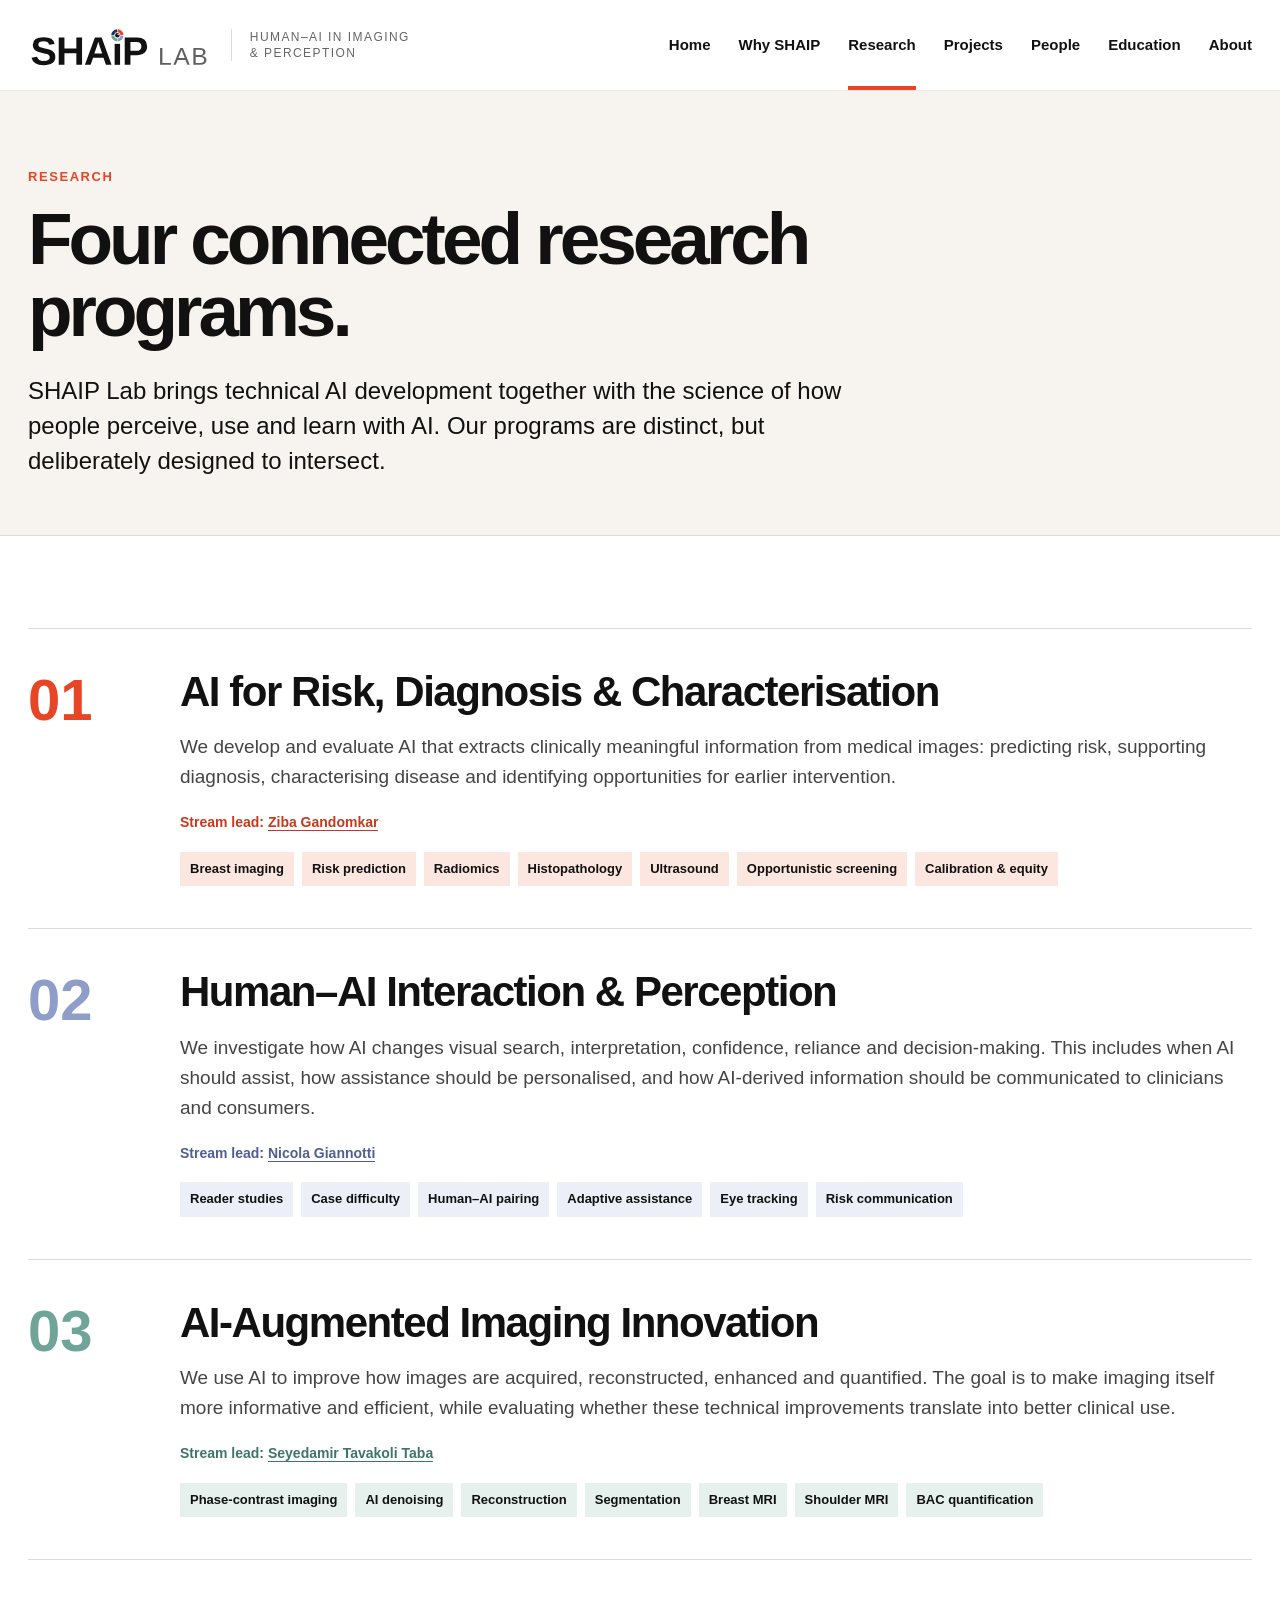
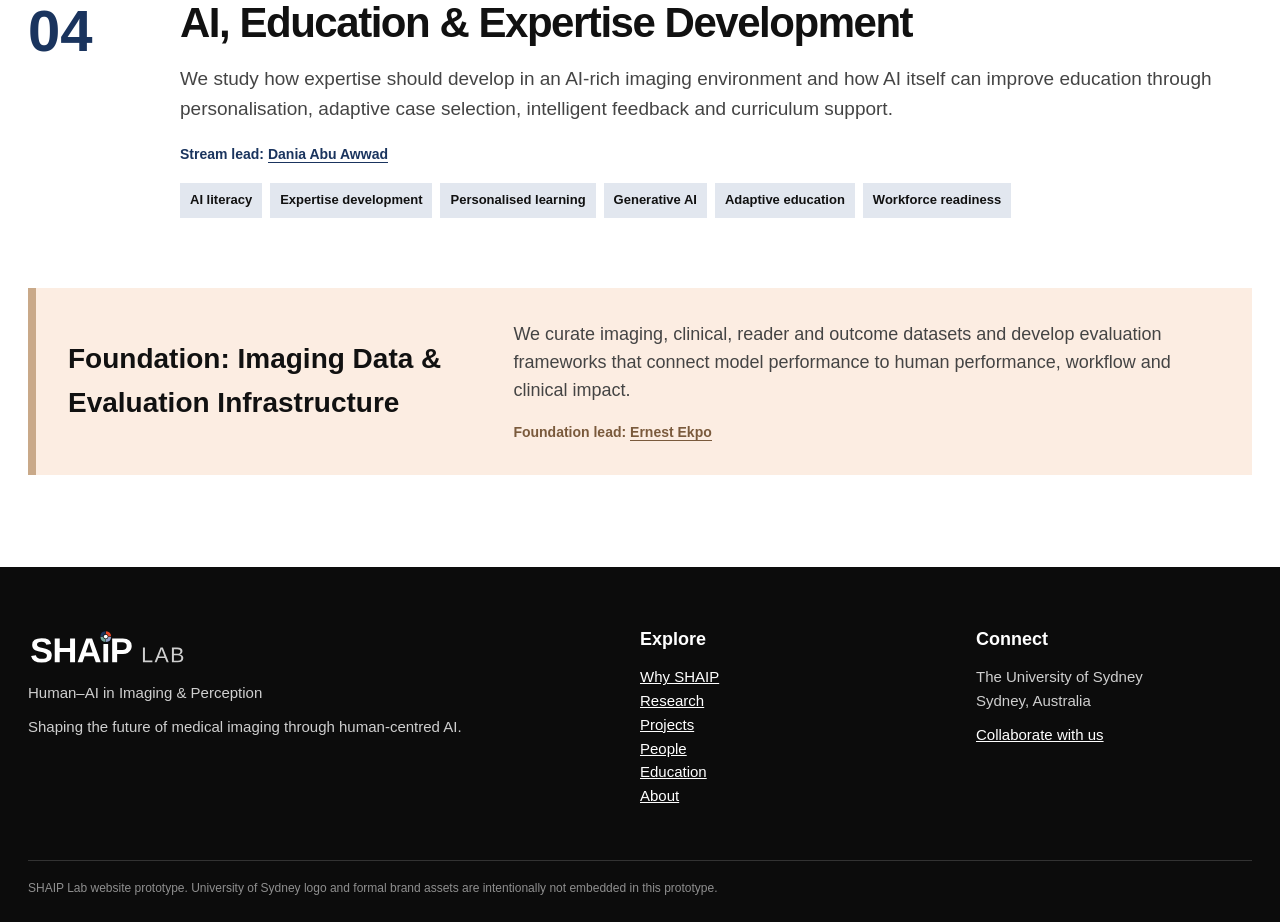
<file: research.html>
<!DOCTYPE html>

<html lang="en"><head><meta charset="utf-8"/><meta content="width=device-width, initial-scale=1" name="viewport"/><meta content="SHAIP Lab research programs in human-centred AI for medical imaging." name="description"/><title>Research | SHAIP Lab</title><link href="assets/favicon.svg" rel="icon" type="image/svg+xml"/><link href="styles.css" rel="stylesheet"/></head><body><a class="skip-link" href="#main">Skip to content</a>
<header class="site-header"><div class="header-inner">
<a aria-label="SHAIP Lab home" class="brand" href="index.html"><img alt="SHAIP Lab" class="brand-logo" src="assets/shaip-logo.svg"/><span class="brand-sub">Human–AI in Imaging &amp; Perception</span></a>
<button aria-expanded="false" aria-label="Open navigation" class="menu-btn">☰</button><nav aria-label="Primary navigation" class="nav"><a class="" href="index.html">Home</a><a class="" href="why.html">Why SHAIP</a><a aria-current="page" class="active" href="research.html">Research</a><a class="" href="projects.html">Projects</a><a class="" href="people.html">People</a><a class="" href="education.html">Education</a><a class="" href="about.html">About</a></nav>
</div></header><main id="main">
<section class="page-hero"><div class="container"><div class="eyebrow">Research</div><h1>Four connected research programs.</h1><p>SHAIP Lab brings technical AI development together with the science of how people perceive, use and learn with AI. Our programs are distinct, but deliberately designed to intersect.</p></div></section>
<section class="section"><div class="container">
<div class="program-block p-detect" id="detection"><div class="program-index">01</div><div><h2>AI for Risk, Diagnosis &amp; Characterisation</h2><p>We develop and evaluate AI that extracts clinically meaningful information from medical images: predicting risk, supporting diagnosis, characterising disease and identifying opportunities for earlier intervention.</p><div class="stream-leader">Stream lead: <a href="mailto:ziba.gandomkar@sydney.edu.au">Ziba Gandomkar</a></div><div class="tag-row"><span class="tag">Breast imaging</span><span class="tag">Risk prediction</span><span class="tag">Radiomics</span><span class="tag">Histopathology</span><span class="tag">Ultrasound</span><span class="tag">Opportunistic screening</span><span class="tag">Calibration &amp; equity</span></div></div></div>
<div class="program-block p-percept" id="perception"><div class="program-index">02</div><div><h2>Human–AI Interaction &amp; Perception</h2><p>We investigate how AI changes visual search, interpretation, confidence, reliance and decision-making. This includes when AI should assist, how assistance should be personalised, and how AI-derived information should be communicated to clinicians and consumers.</p><div class="stream-leader">Stream lead: <a href="mailto:nicola.giannotti@sydney.edu.au">Nicola Giannotti</a></div><div class="tag-row"><span class="tag">Reader studies</span><span class="tag">Case difficulty</span><span class="tag">Human–AI pairing</span><span class="tag">Adaptive assistance</span><span class="tag">Eye tracking</span><span class="tag">Risk communication</span></div></div></div>
<div class="program-block p-innov" id="innovation"><div class="program-index">03</div><div><h2>AI-Augmented Imaging Innovation</h2><p>We use AI to improve how images are acquired, reconstructed, enhanced and quantified. The goal is to make imaging itself more informative and efficient, while evaluating whether these technical improvements translate into better clinical use.</p><div class="stream-leader">Stream lead: <a href="mailto:amir.tavakoli@sydney.edu.au">Seyedamir Tavakoli Taba</a></div><div class="tag-row"><span class="tag">Phase-contrast imaging</span><span class="tag">AI denoising</span><span class="tag">Reconstruction</span><span class="tag">Segmentation</span><span class="tag">Breast MRI</span><span class="tag">Shoulder MRI</span><span class="tag">BAC quantification</span></div></div></div>
<div class="program-block p-educ" id="education"><div class="program-index">04</div><div><h2>AI, Education &amp; Expertise Development</h2><p>We study how expertise should develop in an AI-rich imaging environment and how AI itself can improve education through personalisation, adaptive case selection, intelligent feedback and curriculum support.</p><div class="stream-leader">Stream lead: <a href="mailto:dania.abuawwad@sydney.edu.au">Dania Abu Awwad</a></div><div class="tag-row"><span class="tag">AI literacy</span><span class="tag">Expertise development</span><span class="tag">Personalised learning</span><span class="tag">Generative AI</span><span class="tag">Adaptive education</span><span class="tag">Workforce readiness</span></div></div></div>
<div class="foundation p-data"><h3>Foundation: Imaging Data &amp; Evaluation Infrastructure</h3><div><p>We curate imaging, clinical, reader and outcome datasets and develop evaluation frameworks that connect model performance to human performance, workflow and clinical impact.</p><div class="stream-leader">Foundation lead: <a href="mailto:ernest.ekpo@sydney.edu.au">Ernest Ekpo</a></div></div></div></div></section>
</main><footer><div class="container"><div class="footer-grid">
<div><img alt="SHAIP Lab" src="assets/shaip-logo-reverse.svg" style="height:40px;width:auto;margin-bottom:16px"/><p>Human–AI in Imaging &amp; Perception</p><p>Shaping the future of medical imaging through human-centred AI.</p></div>
<div><h3>Explore</h3><p><a href="why.html">Why SHAIP</a><br/><a href="research.html">Research</a><br/><a href="projects.html">Projects</a><br/><a href="people.html">People</a><br/><a href="education.html">Education</a><br/><a href="about.html">About</a></p></div>
<div><h3>Connect</h3><p>The University of Sydney<br/>Sydney, Australia</p><p><a href="mailto:ziba.gandomkar@sydney.edu.au">Collaborate with us</a></p></div>
</div><div class="footer-small">SHAIP Lab website prototype. University of Sydney logo and formal brand assets are intentionally not embedded in this prototype.</div></div></footer><script src="script.js"></script></body></html>
</file>
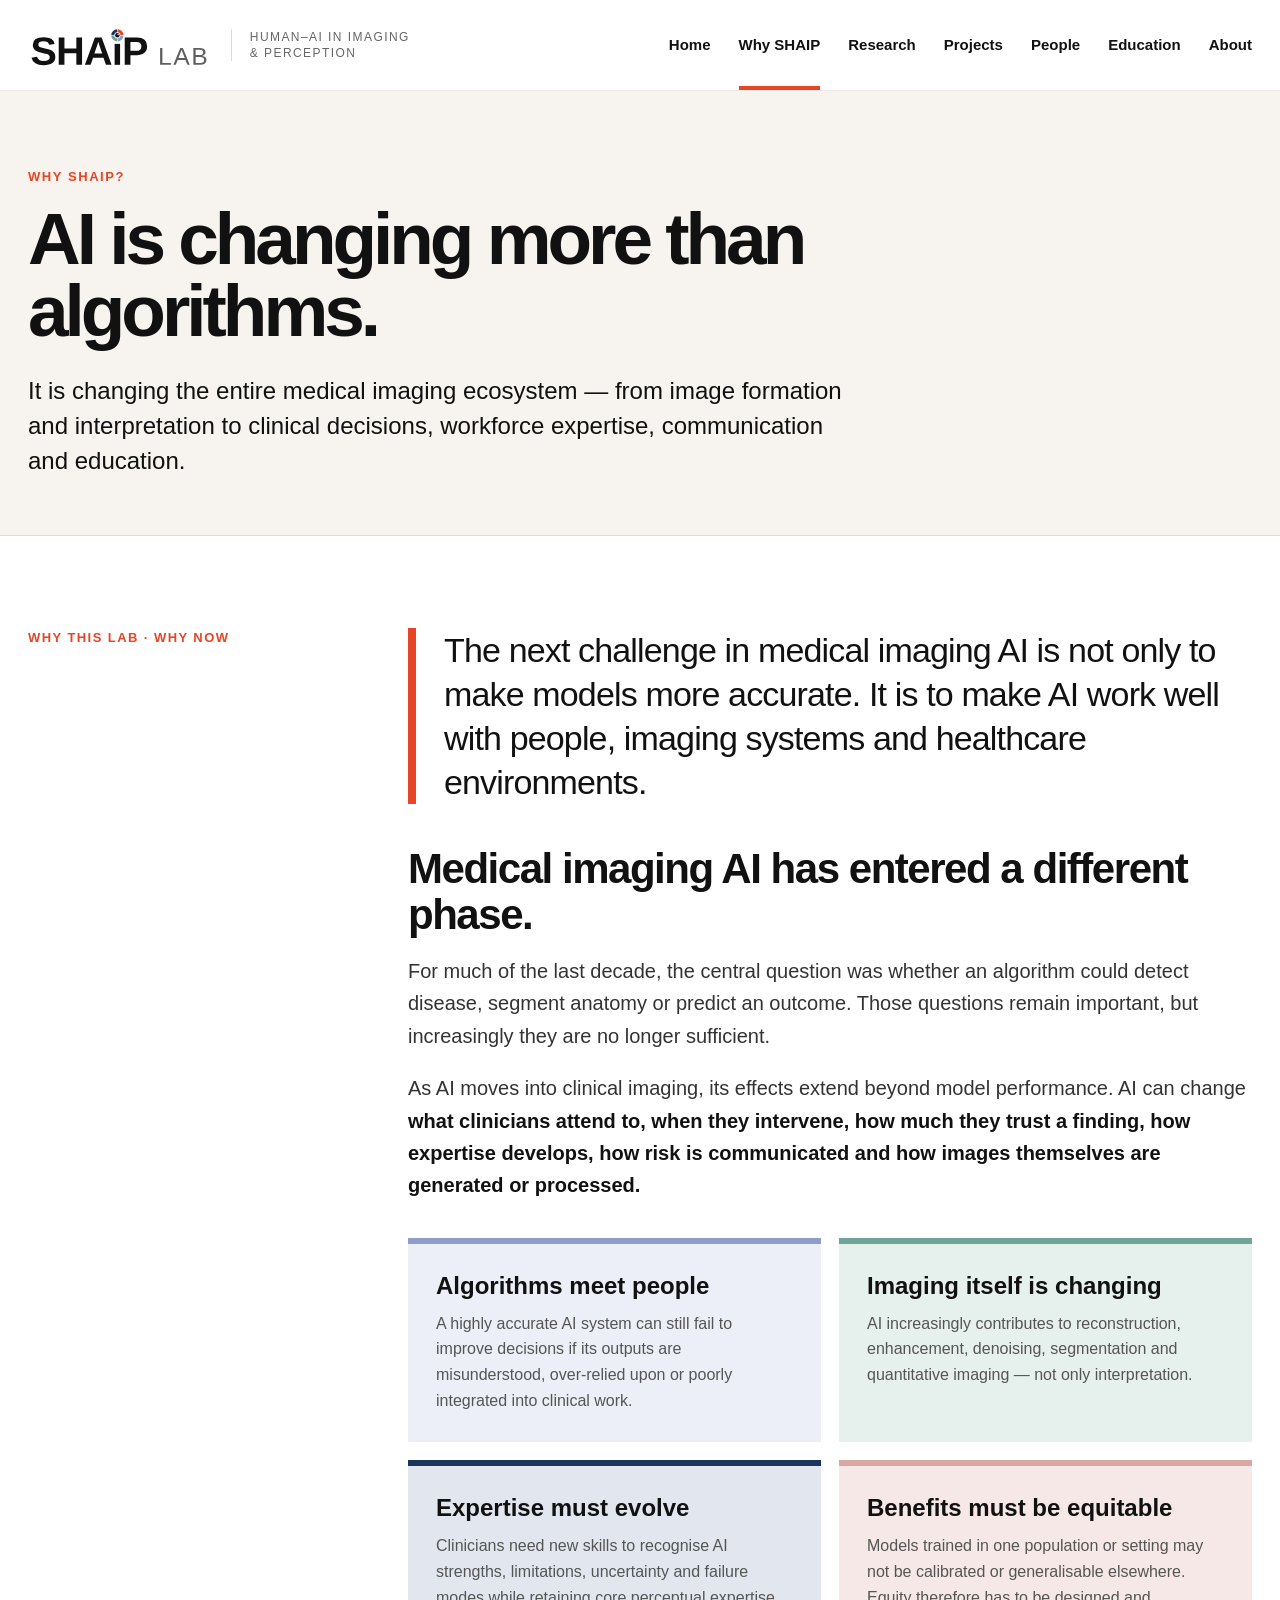
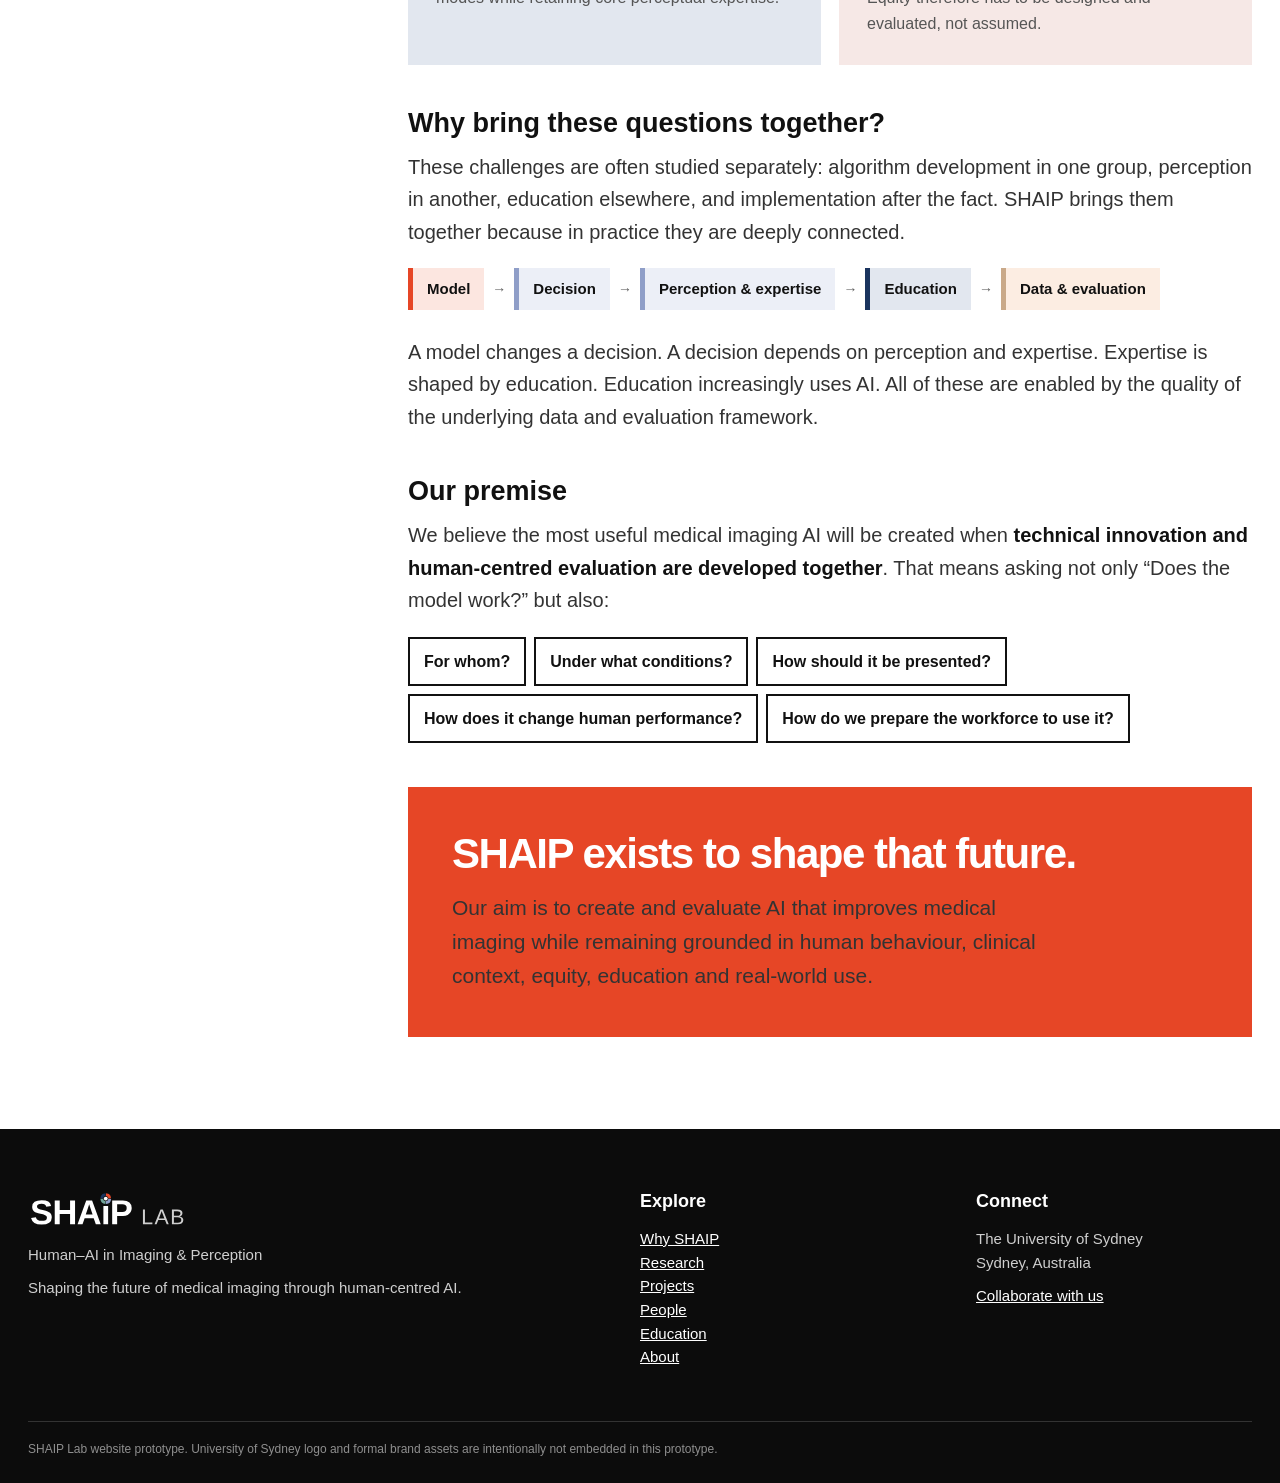
<file: why.html>
<!DOCTYPE html>
<html lang="en"><head><meta charset="utf-8"/><meta content="width=device-width, initial-scale=1" name="viewport"/><meta content="Why a human-centred AI lab is needed in the era of medical imaging AI." name="description"/><title>Why SHAIP | SHAIP Lab</title><link href="assets/favicon.svg" rel="icon" type="image/svg+xml"/><link href="styles.css" rel="stylesheet"/></head><body><a class="skip-link" href="#main">Skip to content</a>
<header class="site-header"><div class="header-inner">
<a aria-label="SHAIP Lab home" class="brand" href="index.html"><img alt="SHAIP Lab" class="brand-logo" src="assets/shaip-logo.svg"/><span class="brand-sub">Human–AI in Imaging &amp; Perception</span></a>
<button aria-expanded="false" aria-label="Open navigation" class="menu-btn">☰</button><nav aria-label="Primary navigation" class="nav"><a class="" href="index.html">Home</a><a aria-current="page" class="active" href="why.html">Why SHAIP</a><a class="" href="research.html">Research</a><a class="" href="projects.html">Projects</a><a class="" href="people.html">People</a><a class="" href="education.html">Education</a><a class="" href="about.html">About</a></nav>
</div></header><main id="main">
<section class="page-hero"><div class="container"><div class="eyebrow">Why SHAIP?</div><h1>AI is changing more than algorithms.</h1><p>It is changing the entire medical imaging ecosystem — from image formation and interpretation to clinical decisions, workforce expertise, communication and education.</p></div></section>
<section class="section"><div class="container prose-grid"><aside class="side-kicker">Why this lab · Why now</aside><div class="prose"><p class="lead-quote">The next challenge in medical imaging AI is not only to make models more accurate. It is to make AI work well with people, imaging systems and healthcare environments.</p><h2>Medical imaging AI has entered a different phase.</h2><p>For much of the last decade, the central question was whether an algorithm could detect disease, segment anatomy or predict an outcome. Those questions remain important, but increasingly they are no longer sufficient.</p><p>As AI moves into clinical imaging, its effects extend beyond model performance. AI can change <strong>what clinicians attend to, when they intervene, how much they trust a finding, how expertise develops, how risk is communicated and how images themselves are generated or processed.</strong></p>
<div class="challenge-grid"><div class="challenge p-percept"><h3>Algorithms meet people</h3><p>A highly accurate AI system can still fail to improve decisions if its outputs are misunderstood, over-relied upon or poorly integrated into clinical work.</p></div><div class="challenge p-innov"><h3>Imaging itself is changing</h3><p>AI increasingly contributes to reconstruction, enhancement, denoising, segmentation and quantitative imaging — not only interpretation.</p></div><div class="challenge p-educ"><h3>Expertise must evolve</h3><p>Clinicians need new skills to recognise AI strengths, limitations, uncertainty and failure modes while retaining core perceptual expertise.</p></div><div class="challenge p-equity"><h3>Benefits must be equitable</h3><p>Models trained in one population or setting may not be calibrated or generalisable elsewhere. Equity therefore has to be designed and evaluated, not assumed.</p></div></div>
<h3>Why bring these questions together?</h3><p>These challenges are often studied separately: algorithm development in one group, perception in another, education elsewhere, and implementation after the fact. SHAIP brings them together because in practice they are deeply connected.</p>
<div aria-hidden="true" class="chain"><span class="p-detect">Model</span><i>→</i><span class="p-percept">Decision</span><i>→</i><span class="p-percept">Perception &amp; expertise</span><i>→</i><span class="p-educ">Education</span><i>→</i><span class="p-data">Data &amp; evaluation</span></div>
<p>A model changes a decision. A decision depends on perception and expertise. Expertise is shaped by education. Education increasingly uses AI. All of these are enabled by the quality of the underlying data and evaluation framework.</p>
<h3>Our premise</h3><p>We believe the most useful medical imaging AI will be created when <strong>technical innovation and human-centred evaluation are developed together</strong>. That means asking not only “Does the model work?” but also:</p>
<ul class="question-list"><li>For whom?</li><li>Under what conditions?</li><li>How should it be presented?</li><li>How does it change human performance?</li><li>How do we prepare the workforce to use it?</li></ul>
<div class="callout"><h2>SHAIP exists to shape that future.</h2><p>Our aim is to create and evaluate AI that improves medical imaging while remaining grounded in human behaviour, clinical context, equity, education and real-world use.</p></div></div></div></section>
</main><footer><div class="container"><div class="footer-grid">
<div><img alt="SHAIP Lab" src="assets/shaip-logo-reverse.svg" style="height:40px;width:auto;margin-bottom:16px"/><p>Human–AI in Imaging &amp; Perception</p><p>Shaping the future of medical imaging through human-centred AI.</p></div>
<div><h3>Explore</h3><p><a href="why.html">Why SHAIP</a><br/><a href="research.html">Research</a><br/><a href="projects.html">Projects</a><br/><a href="people.html">People</a><br/><a href="education.html">Education</a><br/><a href="about.html">About</a></p></div>
<div><h3>Connect</h3><p>The University of Sydney<br/>Sydney, Australia</p><p><a href="mailto:ziba.gandomkar@sydney.edu.au">Collaborate with us</a></p></div>
</div><div class="footer-small">SHAIP Lab website prototype. University of Sydney logo and formal brand assets are intentionally not embedded in this prototype.</div></div></footer><script src="script.js"></script></body></html>
</file>
<file: styles.css>
:root{
  --sydney:#e64626;
  --sydney-dark:#c8381d;
  --ink:#111111;
  --muted:#5f5f5f;
  --paper:#ffffff;
  --warm:#f7f3ef;
  --line:#dedad5;
  --soft:#f3efeb;
  --max:1240px;
  --radius:0px;
  --font:"Apercu","Apercu Pro",Arial,Helvetica,sans-serif;
}
*{box-sizing:border-box}
html{scroll-behavior:smooth}
body{margin:0;font-family:var(--font);color:var(--ink);background:var(--paper);font-size:17px;line-height:1.58;-webkit-font-smoothing:antialiased}
a{color:inherit}
img,svg{max-width:100%;display:block}
.container{width:min(calc(100% - 56px),var(--max));margin:0 auto}
.skip-link{position:absolute;left:-9999px;top:auto}.skip-link:focus{left:18px;top:18px;background:#fff;padding:10px 14px;z-index:9999;border:2px solid var(--ink)}
.site-header{position:sticky;top:0;z-index:80;background:rgba(255,255,255,.96);backdrop-filter:blur(10px);border-bottom:1px solid #ece8e4}
.header-inner{width:min(calc(100% - 56px),var(--max));margin:0 auto;display:flex;align-items:center;justify-content:space-between;min-height:88px;gap:28px}
.brand{text-decoration:none;display:flex;flex-direction:column;line-height:1.1}.brand-mark{font-size:25px;font-weight:800;letter-spacing:-.02em}.brand-dot{display:inline-block;width:8px;height:8px;background:var(--sydney);margin-left:3px}.brand-sub{font-size:12px;text-transform:uppercase;letter-spacing:.12em;color:#666;margin-top:7px}
.nav{display:flex;align-items:center;gap:28px}.nav a{text-decoration:none;font-size:15px;font-weight:650;padding:33px 0 29px;border-bottom:4px solid transparent}.nav a:hover,.nav a.active{border-color:var(--sydney)}
.menu-btn{display:none;background:none;border:0;font-size:30px;padding:8px;cursor:pointer}
.hero{background:var(--paper);padding:78px 0 76px;border-bottom:1px solid var(--line)}.hero-grid{display:grid;grid-template-columns:1.04fr .96fr;gap:70px;align-items:center}.eyebrow{font-size:13px;font-weight:750;letter-spacing:.12em;text-transform:uppercase;color:var(--sydney);margin-bottom:16px}.hero h1,.page-hero h1{font-size:clamp(52px,6.3vw,90px);line-height:.98;letter-spacing:-.055em;margin:0 0 28px;font-weight:770;max-width:950px}.accent{color:var(--sydney)}.hero-lede{font-size:24px;line-height:1.45;max-width:760px;margin:0 0 18px}.hero-note{font-size:17px;color:var(--muted);max-width:700px}.hero-actions{display:flex;gap:14px;flex-wrap:wrap;margin-top:34px}.btn{display:inline-flex;align-items:center;justify-content:space-between;gap:34px;text-decoration:none;padding:17px 20px;border:2px solid var(--ink);font-weight:700;min-width:210px}.btn-primary{background:var(--sydney);border-color:var(--sydney);color:#fff}.btn-primary:hover{background:var(--sydney-dark);border-color:var(--sydney-dark)}.btn-ghost:hover{background:#111;color:#fff}
.visual-card{background:var(--warm);padding:34px;min-height:520px;display:flex;align-items:center;justify-content:center;position:relative;overflow:hidden}.visual-card:before{content:"";position:absolute;width:420px;height:420px;border:1px solid rgba(17,17,17,.16);border-radius:50%}.visual-card:after{content:"";position:absolute;width:280px;height:280px;border:1px solid rgba(230,70,38,.35);border-radius:50%}.ecosystem{position:relative;width:100%;aspect-ratio:1/1;max-width:520px}.eco-core,.eco-node{position:absolute;display:flex;align-items:center;justify-content:center;text-align:center;border:2px solid var(--ink);background:#fff;font-weight:750;line-height:1.2;padding:16px}.eco-core{width:40%;height:40%;left:30%;top:30%;background:var(--sydney);color:#fff;border-color:var(--sydney);font-size:21px;z-index:3}.eco-node{width:32%;height:24%;font-size:15px;z-index:2}.eco-node.n1{left:34%;top:1%}.eco-node.n2{right:0;top:38%}.eco-node.n3{left:34%;bottom:1%}.eco-node.n4{left:0;top:38%}.eco-line{position:absolute;background:#222;transform-origin:left center;height:2px;z-index:1}.eco-line.l1{width:20%;left:49%;top:30%;transform:rotate(-90deg)}.eco-line.l2{width:20%;left:69%;top:50%}.eco-line.l3{width:20%;left:49%;top:70%;transform:rotate(90deg)}.eco-line.l4{width:20%;left:31%;top:50%;transform:rotate(180deg)}
.section{padding:92px 0}.section.soft{background:var(--warm)}.section.black{background:#111;color:#fff}.section-head{display:grid;grid-template-columns:240px 1fr;gap:55px;align-items:start;margin-bottom:48px}.section h2{font-size:clamp(38px,4.2vw,62px);line-height:1.02;letter-spacing:-.04em;margin:0 0 18px}.section-intro{font-size:22px;line-height:1.5;max-width:870px;margin:0;color:#3e3e3e}.black .section-intro{color:#d8d8d8}
.cards-4{display:grid;grid-template-columns:repeat(4,1fr);border-top:1px solid var(--line);border-left:1px solid var(--line)}.program-card{min-height:310px;padding:28px;border-right:1px solid var(--line);border-bottom:1px solid var(--line);display:flex;flex-direction:column;justify-content:space-between;text-decoration:none;background:#fff;transition:.2s}.program-card:hover{background:var(--sydney);color:#fff}.program-card h3{font-size:25px;line-height:1.15;margin:10px 0 14px;letter-spacing:-.025em}.program-card p{font-size:15px;line-height:1.55;color:#5c5c5c}.program-card:hover p{color:#fff}.program-num{font-size:13px;font-weight:800;letter-spacing:.08em}.arrow{font-size:34px;line-height:1}
.foundation{margin-top:28px;padding:32px;border-left:8px solid var(--sydney);background:var(--warm);display:grid;grid-template-columns:.85fr 1.5fr;gap:45px}.foundation h3{font-size:28px;margin:0}.foundation p{margin:0;font-size:18px;color:#444}
.principles{display:grid;grid-template-columns:repeat(3,1fr);gap:1px;background:#444}.principle{padding:34px;background:#111}.principle h3{font-size:28px;margin:0 0 14px}.principle p{color:#d0d0d0;margin:0}
.statement{padding:92px 0;background:#fff}.statement-grid{display:grid;grid-template-columns:1.6fr .8fr;gap:80px;align-items:stretch}.big-statement{font-size:clamp(31px,3.5vw,52px);line-height:1.2;letter-spacing:-.035em;margin:0}.cta-card{background:var(--sydney);color:#fff;text-decoration:none;padding:28px 34px;display:flex;justify-content:space-between;align-items:flex-end;min-height:210px}.cta-card h3{font-size:28px;margin:0 0 8px}.cta-card p{margin:0}.cta-card:hover{background:var(--sydney-dark)}
.page-hero{padding:76px 0 56px;background:var(--warm);border-bottom:1px solid var(--line)}.page-hero h1{font-size:clamp(50px,5.7vw,82px);max-width:1050px}.page-hero p{font-size:24px;line-height:1.45;max-width:900px;margin:0}
.prose-grid{display:grid;grid-template-columns:300px minmax(0,1fr);gap:80px}.side-kicker{font-size:13px;font-weight:800;text-transform:uppercase;letter-spacing:.11em;color:var(--sydney);position:sticky;top:120px;align-self:start}.prose h2{font-size:42px;line-height:1.08;letter-spacing:-.035em;margin:0 0 18px}.prose h3{font-size:27px;line-height:1.2;margin:42px 0 12px}.prose p{font-size:20px;line-height:1.62;margin:0 0 20px;color:#333}.prose strong{color:#111}.lead-quote{font-size:34px!important;line-height:1.3!important;letter-spacing:-.025em;color:#111!important;border-left:8px solid var(--sydney);padding-left:28px;margin:0 0 42px!important}
.challenge-grid{display:grid;grid-template-columns:repeat(2,1fr);gap:18px;margin-top:36px}.challenge{background:var(--warm);padding:28px}.challenge h3{margin:0 0 10px;font-size:24px}.challenge p{font-size:16px;margin:0;color:#555}
.program-block{display:grid;grid-template-columns:120px 1fr;gap:32px;padding:42px 0;border-top:1px solid var(--line)}.program-index{font-size:58px;color:var(--sydney);font-weight:750;line-height:1}.program-block h2{font-size:42px;margin:0 0 12px;letter-spacing:-.035em}.program-block p{font-size:19px;color:#444}.tag-row{display:flex;flex-wrap:wrap;gap:8px;margin-top:18px}.tag{font-size:13px;background:var(--soft);padding:7px 10px;font-weight:700}
.filter-bar{display:flex;gap:8px;flex-wrap:wrap;margin-bottom:32px}.filter-btn{border:1px solid #c9c4be;background:#fff;padding:10px 14px;font:inherit;font-size:14px;font-weight:700;cursor:pointer}.filter-btn.active,.filter-btn:hover{background:#111;color:#fff;border-color:#111}.project-grid{display:grid;grid-template-columns:repeat(3,1fr);gap:16px}.project-card{border:1px solid var(--line);padding:24px;min-height:260px;display:flex;flex-direction:column;justify-content:space-between;background:#fff}.project-card .project-type{font-size:12px;color:var(--sydney);font-weight:800;text-transform:uppercase;letter-spacing:.08em}.project-card h3{font-size:24px;line-height:1.18;margin:10px 0 12px}.project-card p{font-size:15px;color:#555;margin:0}.project-card .meta{font-size:13px;color:#6a6a6a;border-top:1px solid var(--line);padding-top:14px;margin-top:20px}.project-card[hidden]{display:none}
.people-group{margin-top:54px}.people-group>h2{font-size:38px;margin:0 0 22px;letter-spacing:-.03em}.people-grid{display:grid;grid-template-columns:repeat(3,1fr);gap:16px}.person-card{border-top:6px solid var(--sydney);background:var(--warm);padding:24px;min-height:210px}.person-card h3{font-size:25px;margin:0 0 4px}.role{font-size:14px;font-weight:800;color:var(--sydney);text-transform:uppercase;letter-spacing:.07em}.person-card p{font-size:15px;color:#555;margin:18px 0 0}.person-card.lead{grid-column:span 2;background:#111;color:#fff}.person-card.lead p{color:#ddd}.person-card.lead .role{color:#ff8c72}
.timeline{border-left:3px solid var(--sydney);margin:38px 0 0 8px;padding-left:28px}.timeline-item{position:relative;padding:0 0 34px}.timeline-item:before{content:"";position:absolute;left:-36px;top:7px;width:13px;height:13px;background:var(--sydney);border:4px solid #fff;box-shadow:0 0 0 1px var(--sydney)}.timeline-item h3{margin:0 0 5px;font-size:24px}.timeline-item p{font-size:16px;color:#555;margin:0}
.two-col{display:grid;grid-template-columns:1fr 1fr;gap:28px}.feature{background:var(--warm);padding:32px}.feature h3{font-size:28px;margin:0 0 12px}.feature p{margin:0;color:#555}
.callout{background:var(--sydney);color:#fff;padding:44px;margin-top:44px}.callout h2{margin:0 0 14px;font-size:42px}.callout p{font-size:21px;max-width:900px;margin:0}
footer{background:#0c0c0c;color:#fff;padding:58px 0 24px}.footer-grid{display:grid;grid-template-columns:2fr 1fr 1fr;gap:60px}.footer-grid h3{font-size:18px;margin:0 0 12px}.footer-grid p{color:#cfcfcf;margin:0 0 10px;font-size:15px}.footer-grid a{color:#fff}.footer-small{border-top:1px solid #333;margin-top:42px;padding-top:18px;color:#8f8f8f;font-size:12px}

.stream-leader{margin-top:16px;font-size:14px;font-weight:750;color:var(--sydney)}
.stream-leader a{text-decoration:none;border-bottom:1px solid currentColor}
.stream-leader a:hover{border-bottom-width:2px}
.leadership-grid{display:grid;grid-template-columns:repeat(2,1fr);gap:16px;margin-top:28px}
.leader-card{background:var(--warm);border-top:6px solid var(--sydney);padding:26px;min-height:180px}
.leader-card h3{font-size:27px;margin:0 0 6px}.leader-card .leader-role{font-size:13px;font-weight:800;color:var(--sydney);text-transform:uppercase;letter-spacing:.08em;margin-bottom:14px}.leader-card p{margin:0;color:#555;font-size:15px}.leader-card a{text-decoration:none}
.co-leads{display:grid;grid-template-columns:repeat(2,1fr);gap:16px;margin-bottom:42px}.co-lead{background:#111;color:#fff;padding:30px;border-top:8px solid var(--sydney)}.co-lead .role{color:#ff8c72}.co-lead h3{font-size:29px;margin:0 0 6px}.co-lead p{color:#ddd;margin:14px 0 0;font-size:15px}
@media(max-width:1000px){.hero-grid,.statement-grid,.prose-grid,.section-head{grid-template-columns:1fr}.visual-card{min-height:460px}.cards-4{grid-template-columns:repeat(2,1fr)}.project-grid,.people-grid,.leadership-grid,.co-leads{grid-template-columns:repeat(2,1fr)}.foundation{grid-template-columns:1fr}.section-head{gap:14px}.side-kicker{position:static}.people-grid .person-card.lead{grid-column:auto}.footer-grid{grid-template-columns:1fr 1fr}.footer-grid>div:first-child{grid-column:1/-1}}
@media(max-width:760px){body{font-size:16px}.container,.header-inner{width:min(calc(100% - 32px),var(--max))}.header-inner{min-height:72px}.brand-sub{display:none}.menu-btn{display:block}.nav{display:none;position:absolute;left:0;right:0;top:72px;background:#fff;border-bottom:1px solid var(--line);padding:10px 16px 18px;flex-direction:column;align-items:stretch;gap:0}.nav.open{display:flex}.nav a{padding:14px 4px;border-bottom:1px solid #eee}.hero{padding:54px 0}.hero h1,.page-hero h1{font-size:50px}.hero-lede,.page-hero p{font-size:20px}.visual-card{min-height:360px;padding:16px}.eco-node{font-size:11px;padding:8px}.eco-core{font-size:14px}.section{padding:62px 0}.cards-4,.principles,.challenge-grid,.project-grid,.people-grid,.leadership-grid,.co-leads,.two-col,.footer-grid{grid-template-columns:1fr}.program-card{min-height:230px}.statement-grid{gap:30px}.program-block{grid-template-columns:1fr;gap:10px}.program-index{font-size:38px}.footer-grid>div:first-child{grid-column:auto}.page-hero{padding:52px 0 42px}.prose h2{font-size:34px}.lead-quote{font-size:27px!important}.cta-card{min-height:170px}}

/* =====================================================================
   v6 additions — layered on the original styles.
   Ochre (--sydney) stays the primary colour. The USYD theme palette
   codes the research programs consistently across the site:
   Detection = Ochre · Perception = Jacaranda · Innovation = Eucalypt ·
   Education = Navy · Data foundation = Sandstone · Equity = Heritage Rose
   ===================================================================== */
:root{
  --ochre:#E64626; --jacaranda:#8F9EC8; --eucalypt:#71A499; --navy:#1A345E;
  --sandstone:#FCEDE2; --rose:#DAA8A2; --charcoal:#424242; --grey:#F1F1F1;
}
.p-detect{--c:var(--ochre);--ct:#C8381D;--t:#FCE6E0}
.p-percept{--c:var(--jacaranda);--ct:#4F5F95;--t:#ECEFF7}
.p-innov{--c:var(--eucalypt);--ct:#3E7568;--t:#E6F0ED}
.p-educ{--c:var(--navy);--ct:var(--navy);--t:#E2E7EF}
.p-data{--c:#C9A989;--ct:#7A5A3C;--t:var(--sandstone)}
.p-equity{--c:var(--rose);--ct:#A15A53;--t:#F6E8E6}

/* Brand / logo */
.brand{flex-direction:row;align-items:center;gap:18px}
.brand-logo{height:46px;width:auto}
.brand-sub{margin-top:0;padding-left:18px;border-left:1px solid var(--line);line-height:1.35;max-width:190px}

/* Home hero — real AI-annotated mammogram */
.scan-card{background:#000;color:#fff;margin:0;position:relative}
.scan-card img{width:100%;height:auto;max-height:600px;object-fit:contain;background:#000}
.scan-card figcaption{display:grid;grid-template-columns:auto 1fr;gap:18px;align-items:start;padding:20px 24px 24px;border-top:4px solid var(--sydney);font-size:15px;line-height:1.5;color:#cfcfcf}
.scan-card figcaption b{display:block;color:#fff;font-size:13px;letter-spacing:.12em;text-transform:uppercase;margin-bottom:4px}
.scan-key{width:34px;height:42px;border:2px solid #fff;margin-top:2px}

/* System diagram + program cards */
.system{display:grid;grid-template-columns:.9fr 1.1fr;gap:56px;align-items:center}
.system-diagram svg{width:100%;max-width:470px;margin:0 auto}
.system-diagram text{font-family:var(--font)}
.system .cards-4{grid-template-columns:repeat(2,1fr)}
.program-card{min-height:250px;border-top:6px solid var(--c,var(--sydney))}
.program-card:hover{background:var(--t,var(--sydney));color:var(--ink)}
.program-card:hover p{color:#3e3e3e}
.program-card .program-num{color:var(--ct,var(--sydney))}
.program-card .arrow{color:var(--ct,var(--ink))}
.cards-4 .stream-leader,.program-card .stream-leader{color:var(--ct,var(--sydney))}
.foundation{background:var(--sandstone);border-left-color:#C9A989}
.foundation h3{display:flex;gap:14px;align-items:center}
.foundation .stream-leader{color:#7A5A3C}
.mini-iris{width:30px;height:30px;flex:none}

/* Principles in brand colours */
.principle{border-top:6px solid var(--c)}

/* CTA mark */
.cta-card{position:relative;overflow:hidden}
.cta-card .cta-iris{position:absolute;right:-34px;top:-34px;width:150px;opacity:.22}

/* Inner page heroes */
.page-hero{position:relative;overflow:hidden}
.page-hero .container{position:relative;z-index:1}
.hero-ring{position:absolute;right:-110px;top:50%;transform:translateY(-50%);width:min(500px,52vw);pointer-events:none}

/* Research program blocks with illustrations */
.program-block{grid-template-columns:120px minmax(0,1.2fr) minmax(0,1fr);align-items:start}
.program-index{color:var(--c)}
.program-block .stream-leader{color:var(--ct)}
.program-block .tag{background:var(--t)}
.vignette{background:var(--t);padding:16px;border-top:6px solid var(--c)}
.vignette > svg{width:100%;height:auto;display:block}
.vignette text{font-family:var(--font)}

/* Why page: connected chain + questions */
.challenge{border-top:6px solid var(--c,var(--sydney));background:var(--t,var(--warm))}
.chain{display:flex;flex-wrap:wrap;gap:8px;align-items:center;margin:8px 0 26px}
.chain span{padding:9px 14px;font-weight:750;font-size:15px;background:var(--t);border-left:5px solid var(--c)}
.chain i{font-style:normal;color:var(--muted);font-size:14px}
.question-list{list-style:none;padding:0;margin:4px 0 26px;display:flex;flex-wrap:wrap;gap:8px}
.question-list li{font-weight:750;font-size:16px;padding:10px 14px;border:2px solid var(--ink)}
.callout{position:relative;overflow:hidden}
.callout .callout-iris{position:absolute;right:-50px;bottom:-50px;width:220px;opacity:.25}
.callout h2,.callout p{position:relative}

/* Education */
.feature{border-top:6px solid var(--c,var(--sydney));background:var(--t,var(--warm))}

/* Projects: colour stripes + filter dots + count */
.filter-btn i{display:inline-block;width:10px;height:10px;background:var(--c);margin-right:8px;vertical-align:0}
.filter-count{font-size:14px;color:var(--muted);margin:-14px 0 20px}
.project-card{padding-top:0;overflow:hidden}
.stripe{display:flex;height:6px;margin:0 -24px 20px}
.stripe span{flex:1;background:var(--c)}
.project-card .project-type{color:var(--ct,var(--sydney))}

/* People: initial tiles in program colours */
.avatar{width:58px;height:58px;display:grid;place-items:center;font-weight:800;font-size:20px;color:#fff;background:var(--c,#424242);margin-bottom:16px;letter-spacing:.02em}
.avatar.light{color:var(--navy)}
.co-lead .avatar{width:72px;height:72px;font-size:24px}
.co-lead{border-top-color:var(--c)}
.co-lead .role{color:#fff;opacity:.75}
.leader-card{border-top-color:var(--c)}
.leader-card .leader-role{color:var(--ct)}
.person-card{border-top-color:var(--c,var(--sydney))}
.person-card .role{color:var(--ct,var(--sydney))}
.people-group.alumni .avatar{background:#fff;color:#424242;border:2px solid var(--line)}
.leadership-grid{grid-template-columns:repeat(3,1fr)}

/* About: logo showcase */
.logo-show{display:grid;grid-template-columns:1.4fr 1fr;gap:0;margin:24px 0 10px}
.logo-show div{padding:34px;display:flex;align-items:center;justify-content:center}
.logo-show div:first-child{background:#fff;border:1px solid var(--line)}
.logo-show div:last-child{background:#111}
.logo-show img{width:100%;max-width:300px}

@media(max-width:1000px){
  .system{grid-template-columns:1fr}
  .program-block{grid-template-columns:90px 1fr}
  .program-block .vignette{grid-column:1/-1}
  .leadership-grid{grid-template-columns:repeat(2,1fr)}
  .hero-ring{opacity:.35}
}
@media(max-width:760px){
  .brand-logo{height:32px}
  .system .cards-4{grid-template-columns:1fr}
  .program-block{grid-template-columns:1fr}
  .leadership-grid,.logo-show{grid-template-columns:1fr}
  .hero-ring{width:300px;right:-140px}
}
@media(min-width:1001px){.page-hero h1,.page-hero p{max-width:68%}}
.callout .callout-iris{opacity:.18;right:-70px;bottom:-70px}
.callout p{max-width:78%}
@media(max-width:760px){.callout p{max-width:100%}}


/* v7 external-facing refinements */
.hero-visual{display:block;align-self:stretch}
.fixation-wrap{position:relative;background:#000;overflow:hidden;border-radius:2px}.fixation-wrap img{display:block;width:100%;height:auto;max-height:620px;object-fit:contain;background:#000}.fixation-overlay{position:absolute;inset:0;width:100%;height:100%;pointer-events:none}.eye-key{border-radius:50%;height:30px;width:30px;box-shadow:0 0 0 6px rgba(230,70,38,.25);border-color:#E64626}

.program-icon-panel{min-height:220px;background:var(--t);border-top:6px solid var(--c);display:flex;flex-direction:column;align-items:center;justify-content:center;padding:32px;text-align:center;color:var(--ct)}.program-icon-panel svg{width:90px;height:90px;margin-bottom:18px}.program-icon-panel span{font-weight:800;font-size:14px;max-width:200px;color:var(--ink)}.foundation h3>svg{width:38px;height:38px;color:#7A5A3C;flex:none}.program-icon-mini{font-size:34px;color:var(--navy)}
.education-focus{margin-top:28px;background:var(--t);border-left:6px solid var(--c);padding:28px;display:grid;grid-template-columns:50px 1fr;gap:20px}.education-focus h3{margin:0 0 7px;font-size:24px}.education-focus p{margin:0;color:#555}
.mentor-card{margin-top:22px;background:#111;color:#fff;border-top:7px solid var(--jacaranda);padding:26px;display:grid;grid-template-columns:auto 1fr;gap:22px;align-items:center}.mentor-card h3{margin:0 0 5px;font-size:27px}.mentor-card p{margin:0;color:#d8d8d8}.mentor-card .leader-role{color:#cbd3eb;margin-bottom:7px}.mentor-avatar{width:72px;height:72px;margin:0;background:var(--jacaranda);color:#111}
@media(max-width:1000px){.hero-visual{display:block;align-self:stretch}.hero-pillars{grid-template-columns:repeat(4,1fr);grid-template-rows:auto}.hero-pillar{min-height:100px}}
@media(max-width:760px){.mentor-card{grid-template-columns:1fr}.education-focus{grid-template-columns:1fr}.fixation-wrap img{max-height:500px}}

/* Home hero — text only */
.hero-grid-single{grid-template-columns:1fr;max-width:980px;margin:0 auto}.hero-grid-single .hero-lede{max-width:860px}.hero-grid-single .hero-note{max-width:820px}

/* v10: simplified external-facing design — decorative icons removed */
.program-block{grid-template-columns:120px minmax(0,1fr);}
.education-focus{grid-template-columns:1fr;}
.page-hero{overflow:hidden;}
.callout,.cta-card,.foundation h3{position:relative;}
@media(max-width:900px){.program-block{grid-template-columns:90px 1fr;}}
@media(max-width:760px){.program-block{grid-template-columns:1fr;}}
</file>
